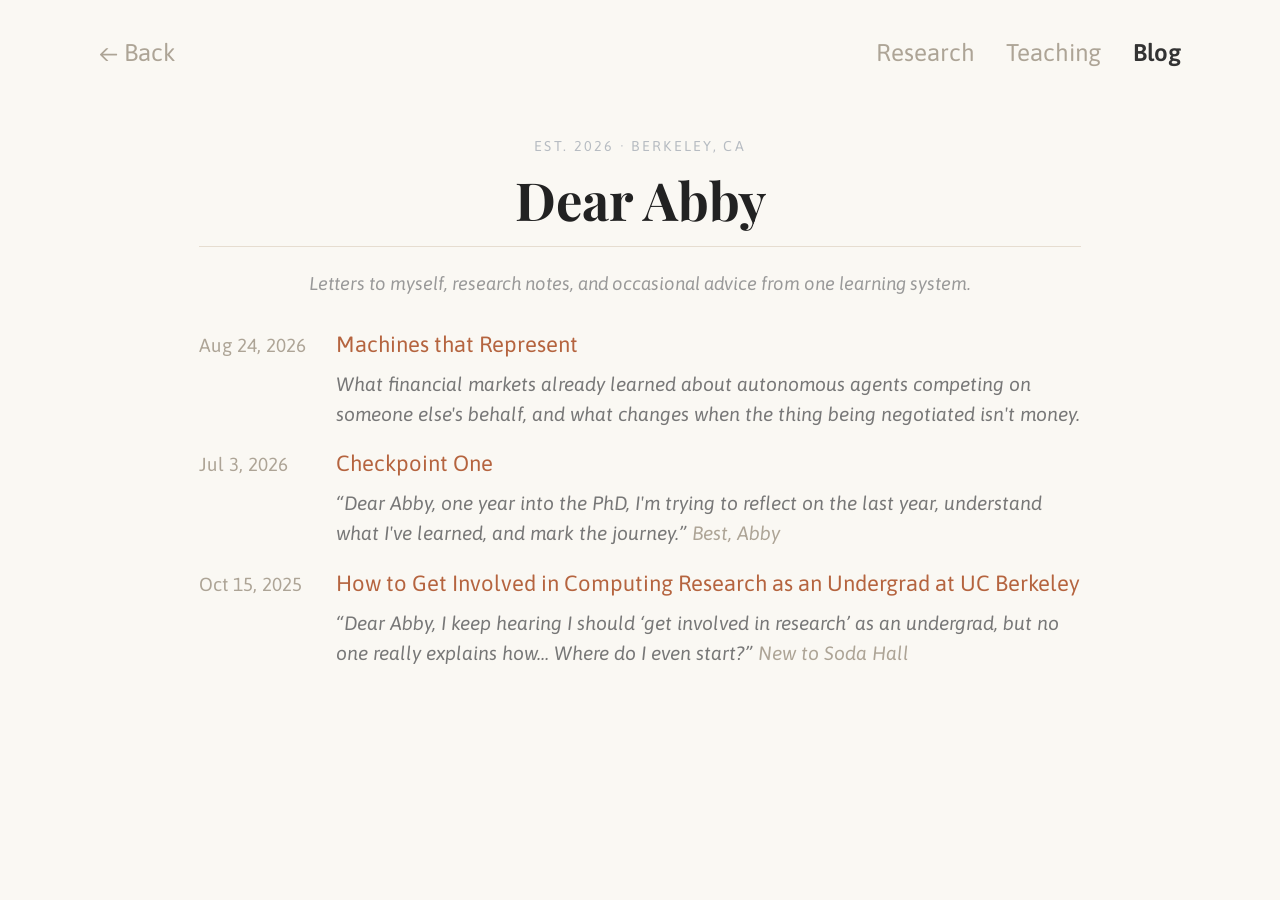
<file: blog.html>
<!DOCTYPE HTML>
<html>
  <head>
    <title>Dear Abby &middot; Abigail O'Neill</title>
    <meta charset="utf-8" />
    <meta name="viewport" content="width=device-width, initial-scale=1" />
    <link rel="icon" href="new_logo2.png" type="image/png" />
    <link rel="shortcut icon" href="new_logo2.png" type="image/png" />

    <!-- Custom Style -->
    <link rel="stylesheet" href="style.css" />

    <!-- Google Font -->
    <link
      href="https://fonts.googleapis.com/css2?family=Asap:wght@400;500;600&family=Playfair+Display:wght@700;900&display=swap"
      rel="stylesheet"
    />

    <!-- Font Awesome -->
    <link
      rel="stylesheet"
      href="https://cdnjs.cloudflare.com/ajax/libs/font-awesome/6.5.0/css/all.min.css"
    />

    <!-- Enable the staggered load reveal before first paint -->
    <script>
      document.documentElement.className += " js-reveal";
    </script>

    <style>
      html {
        scroll-behavior: smooth;
      }
      /* keep short-titled entries from inheriting a wrapped date's row height */
      .blog-date {
        white-space: nowrap;
      }
    </style>
  </head>

  <body id="body" class="blog-page">
    <div id="main">
      <!-- Top navigation -->
      <header id="site-header">
        <a href="index.html" class="back-link">&larr; Back</a>
        <nav id="nav">
          <a href="research.html">Research</a>
          <a href="teaching.html">Teaching</a>
          <a href="blog.html" class="active">Blog</a>
        </nav>
      </header>

      <!-- Dear Abby: an advice column -->
      <section id="blog">
        <p class="masthead-kicker">Est. 2026 &middot; Berkeley, CA</p>
        <h2 class="masthead-title">Dear Abby</h2>
        <p class="masthead-tagline">
          Letters to myself, research notes, and occasional advice from one
          learning system.
        </p>

        <div class="blog-list">
          <!-- Add new posts by copying a .blog-post block below. -->
          <article class="blog-post">
            <p class="blog-date">Aug 24, 2026</p>
            <h3>
              <a href="posts/represented-by-machines.html"
                >Machines that Represent</a
              >
            </h3>
            <p class="blog-teaser">
              What financial markets already learned about autonomous agents
              competing on someone else's behalf, and what changes when the
              thing being negotiated isn't money.
            </p>
          </article>
          <article class="blog-post">
            <p class="blog-date">Jul 3, 2026</p>
            <h3>
              <a href="posts/building-a-research-agent.html"
                >Checkpoint One</a
              >
            </h3>
            <p class="blog-teaser">
              &ldquo;Dear Abby, one year into the PhD, I'm trying to reflect on
              the last year, understand what I've learned, and mark the
              journey.&rdquo;
              <span class="letter-signed">Best, Abby</span>
            </p>
          </article>
          <article class="blog-post">
            <p class="blog-date">Oct 15, 2025</p>
            <h3>
              <a href="posts/undergrad-research-berkeley.html"
                >How to Get Involved in Computing Research as an Undergrad at UC Berkeley</a
              >
            </h3>
            <p class="blog-teaser">
              &ldquo;Dear Abby, I keep hearing I should &lsquo;get involved in
              research&rsquo; as an undergrad, but no one really explains
              how&hellip; Where do I even start?&rdquo;
              <span class="letter-signed">New to Soda Hall</span>
            </p>
          </article>
        </div>
      </section>

      <!-- Footer -->
      <div id="footer"></div>
    </div>

    <script src="reveal.js"></script>
  </body>
</html>
</file>
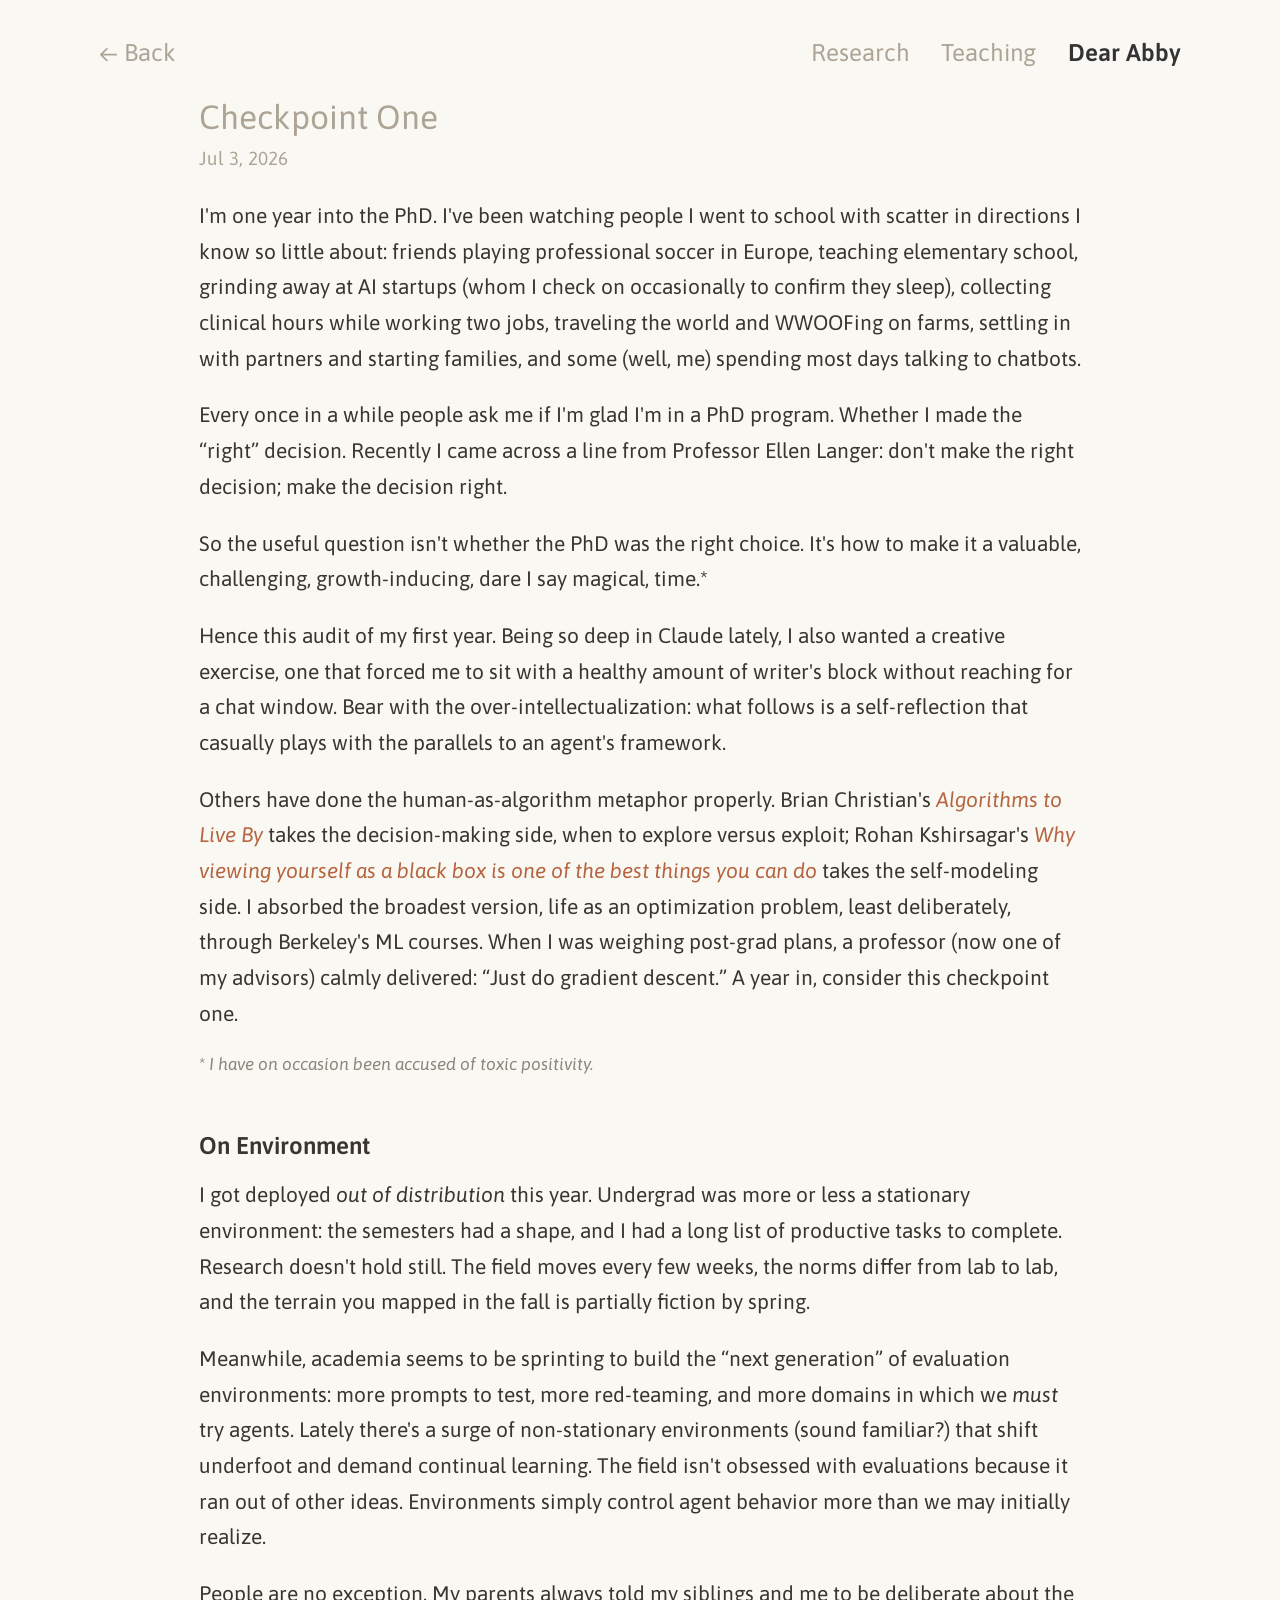
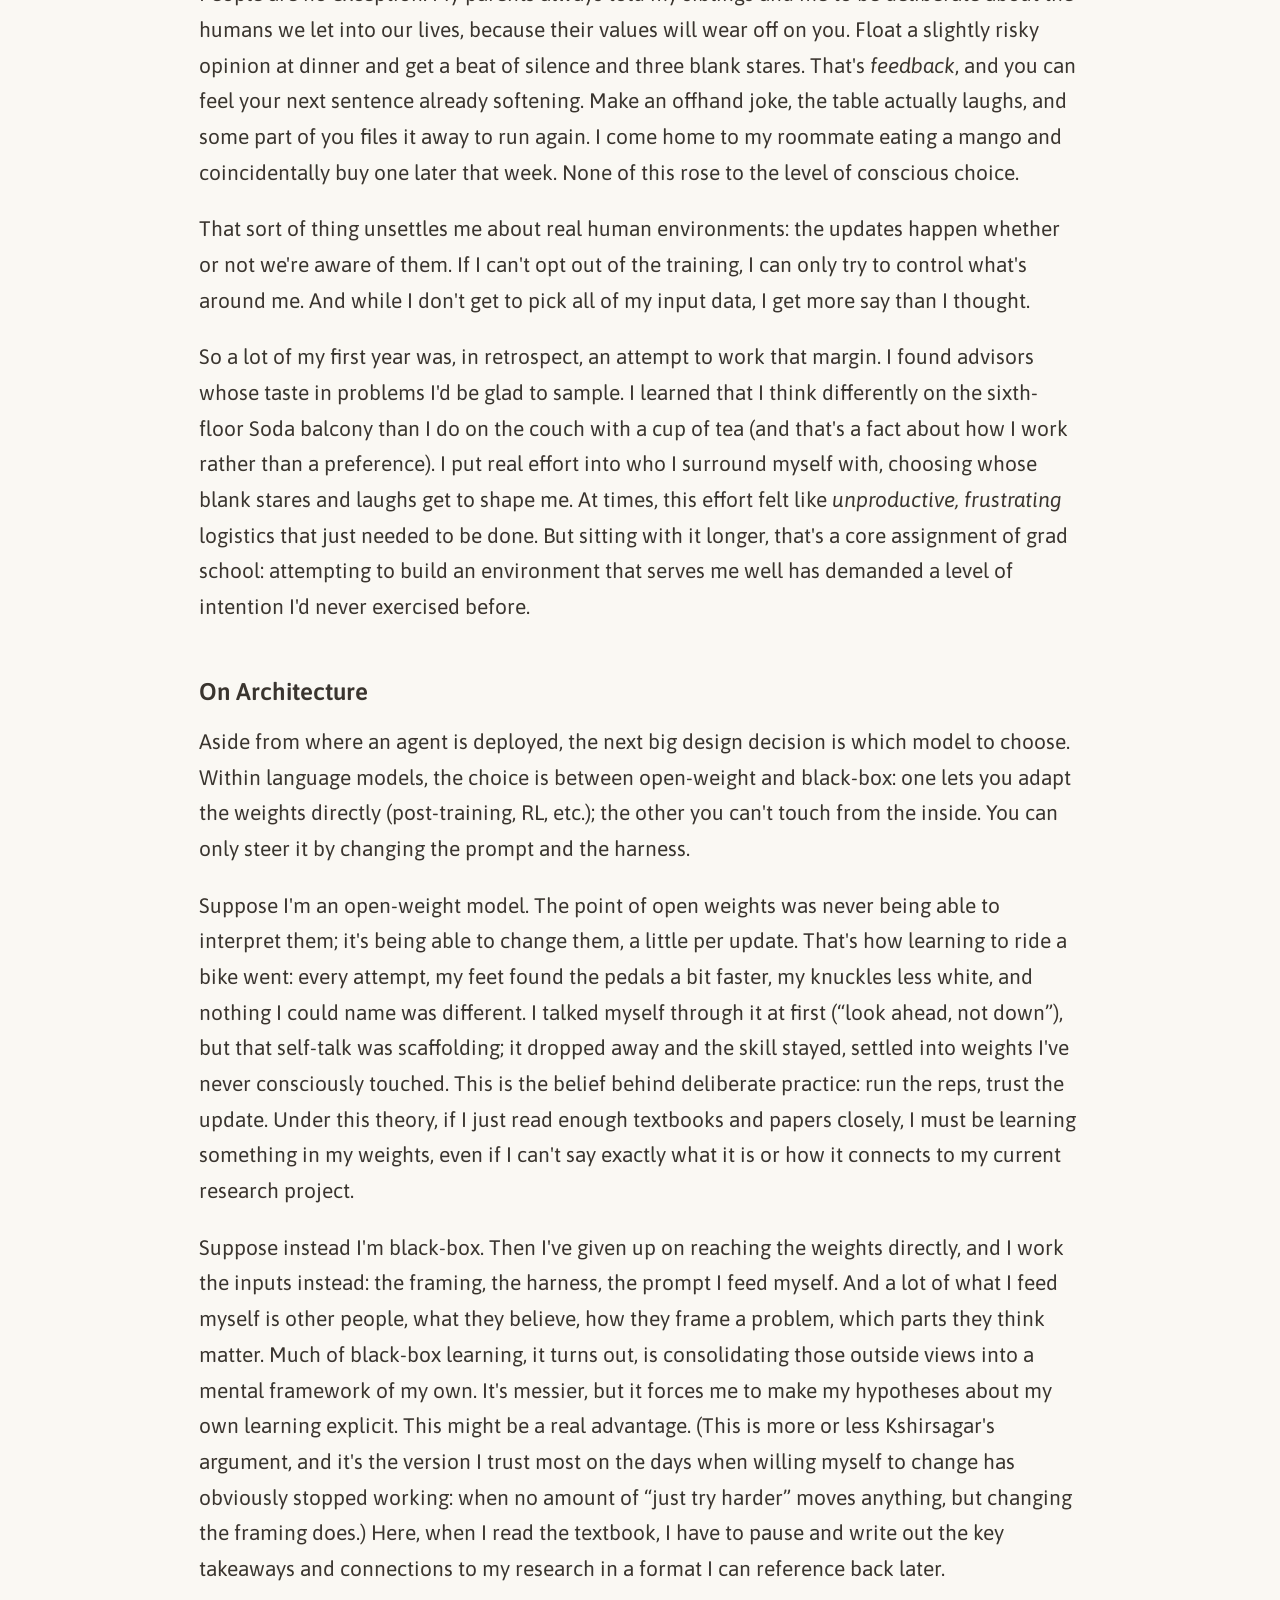
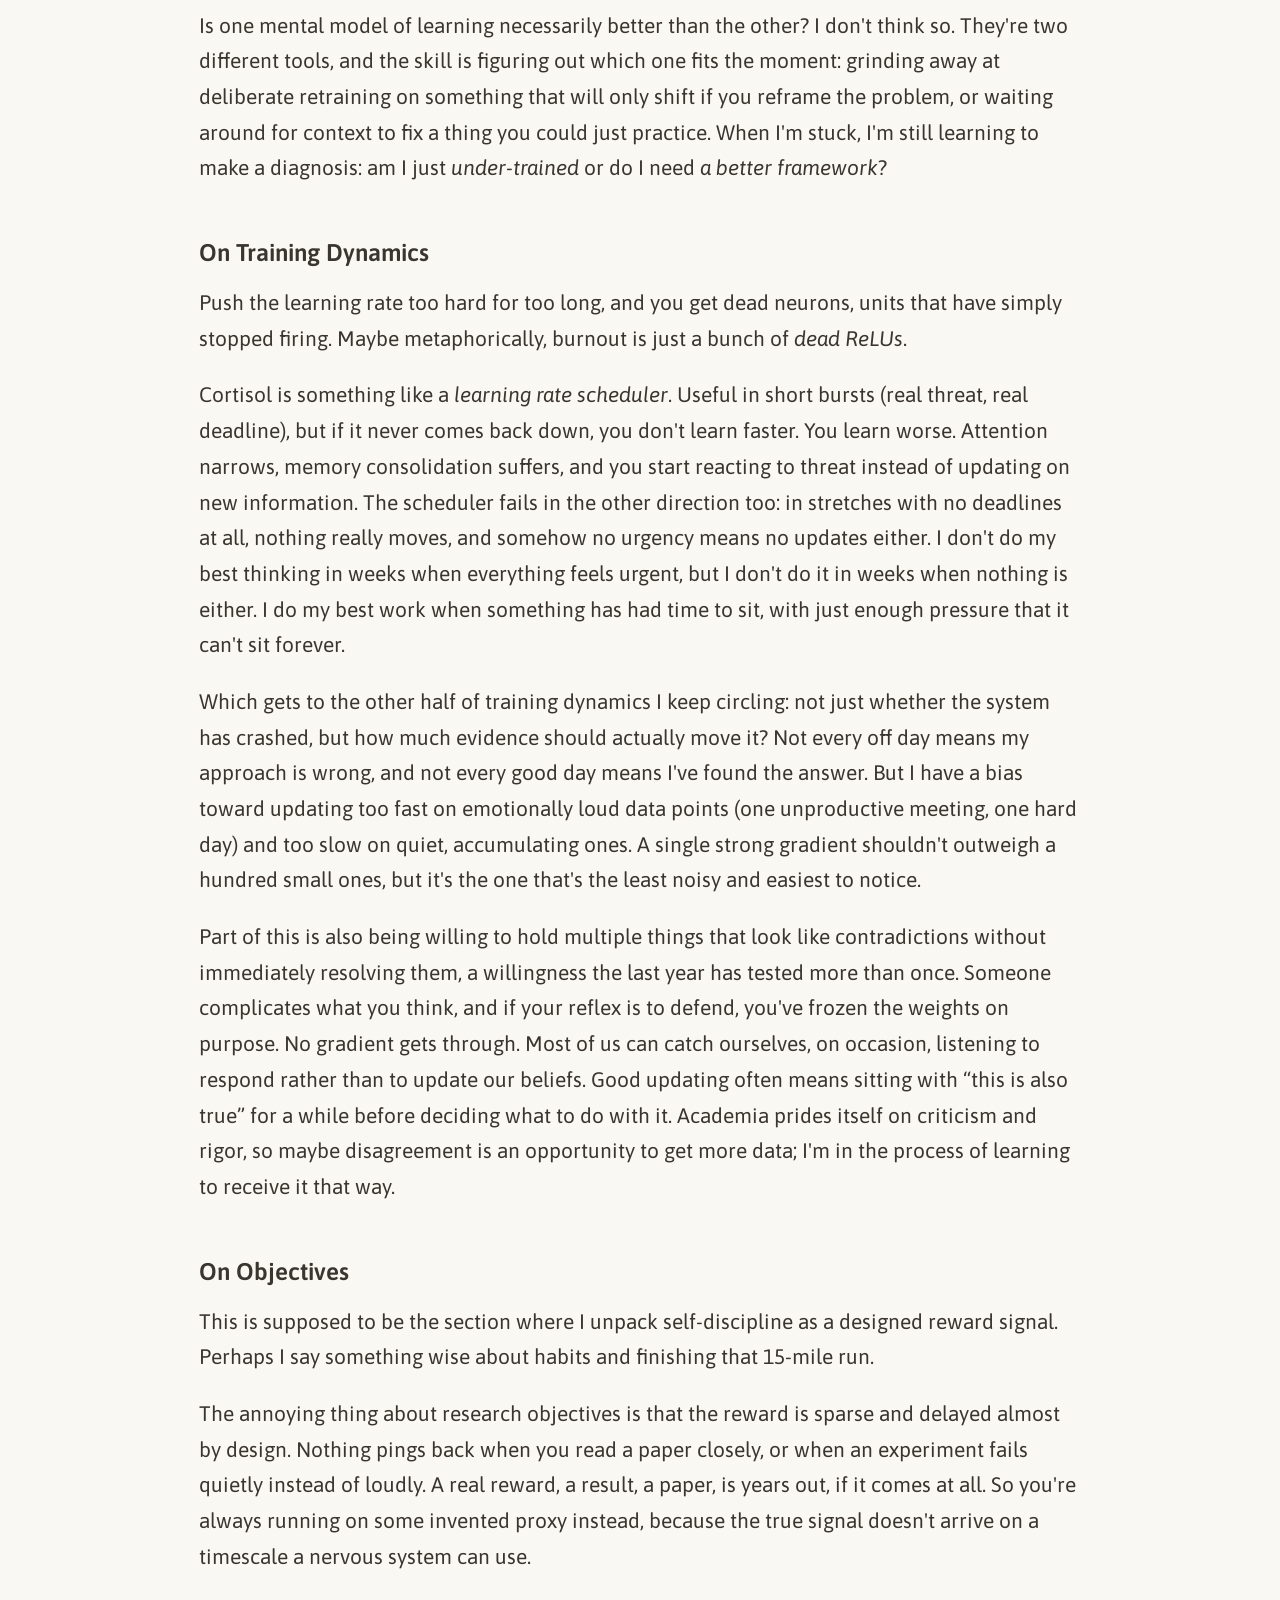
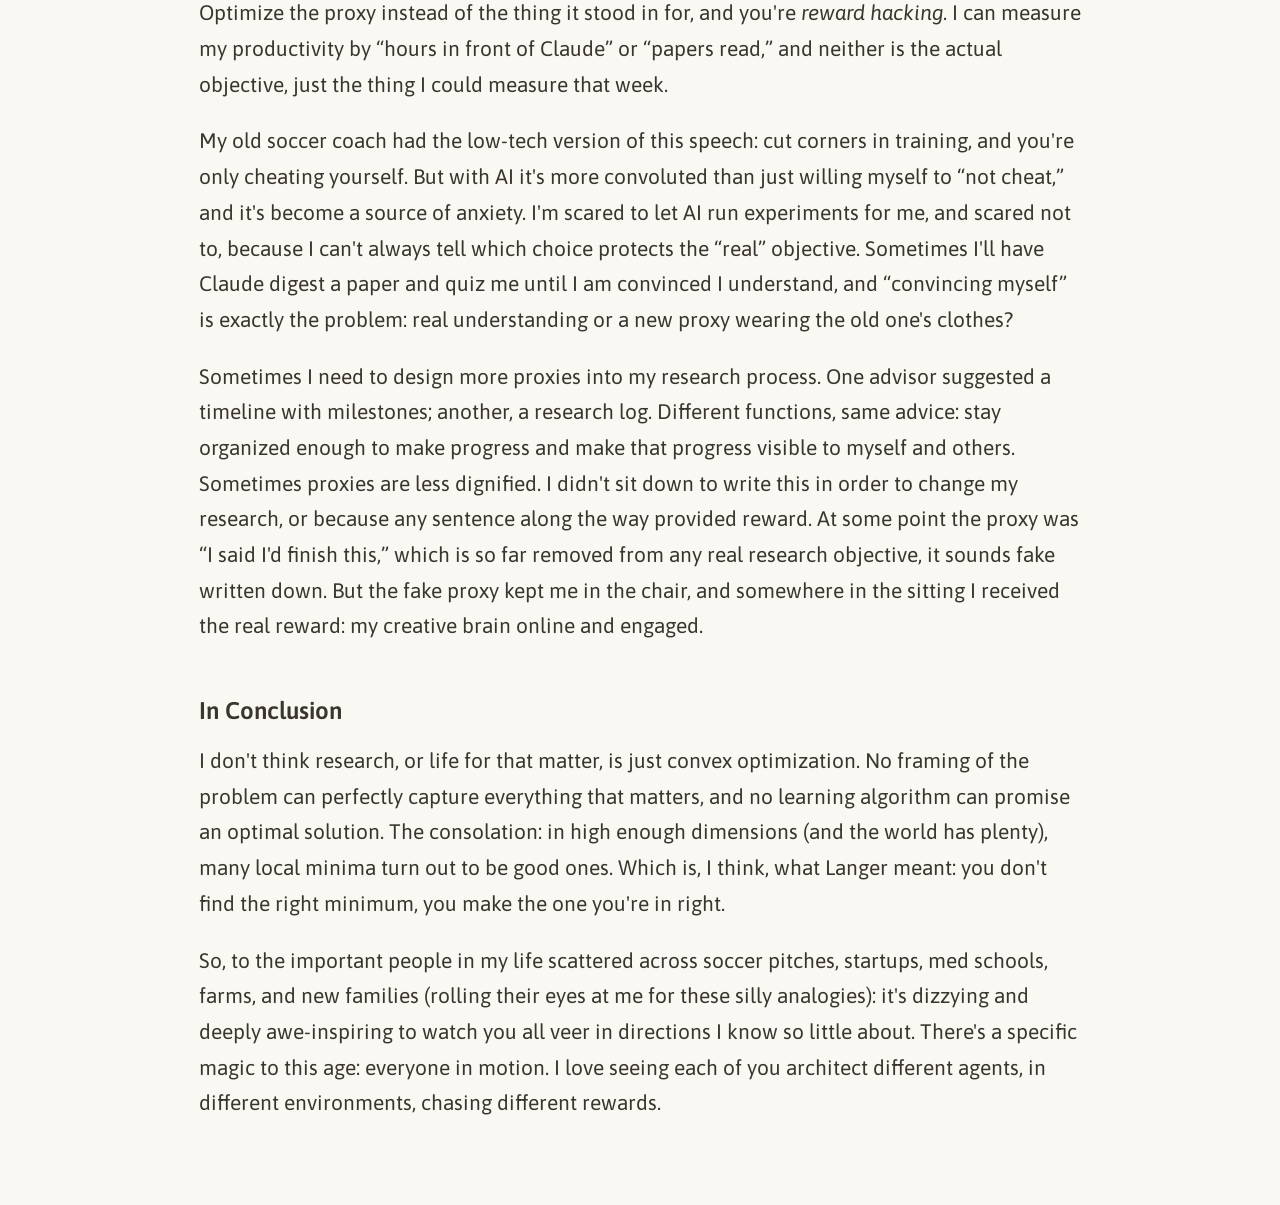
<file: posts/building-a-research-agent.html>
<!DOCTYPE HTML>
<html>
  <head>
    <title>Checkpoint One &middot; Abigail O'Neill</title>
    <meta charset="utf-8" />
    <meta name="viewport" content="width=device-width, initial-scale=1" />
    <link rel="icon" href="../new_logo2.png" type="image/png" />
    <link rel="shortcut icon" href="../new_logo2.png" type="image/png" />

    <!-- Custom Style -->
    <link rel="stylesheet" href="../style.css" />

    <!-- Google Font -->
    <link
      href="https://fonts.googleapis.com/css2?family=Asap:wght@400;500;600&display=swap"
      rel="stylesheet"
    />

    <!-- Font Awesome -->
    <link
      rel="stylesheet"
      href="https://cdnjs.cloudflare.com/ajax/libs/font-awesome/6.5.0/css/all.min.css"
    />

    <!-- Enable the staggered load reveal before first paint -->
    <script>
      document.documentElement.className += " js-reveal";
    </script>

    <style>
      html {
        scroll-behavior: smooth;
      }
    </style>
  </head>

  <body id="body" class="blog-page">
    <div id="main">
      <!-- Top navigation -->
      <header id="site-header">
        <a href="../blog.html" class="back-link">&larr; Back</a>
        <nav id="nav">
          <a href="../research.html">Research</a>
          <a href="../teaching.html">Teaching</a>
          <a href="../blog.html" class="active">Dear Abby</a>
        </nav>
      </header>

      <!-- Post -->
      <article class="post">
        <h2>Checkpoint One</h2>
        <p class="blog-date">Jul 3, 2026</p>

        <div class="post-body">
          <p>
            I'm one year into the PhD. I've been watching people I went to
            school with scatter in directions I know so little about: friends
            playing professional soccer in Europe, teaching elementary school,
            grinding away at AI startups (whom I check on occasionally to
            confirm they sleep), collecting clinical hours while working two
            jobs, traveling the world and WWOOFing on farms, settling in with
            partners and starting families, and some (well, me) spending most
            days talking to chatbots.
          </p>
          <p>
            Every once in a while people ask me if I'm glad I'm in a PhD
            program. Whether I made the &ldquo;right&rdquo; decision. Recently I
            came across a line from Professor Ellen Langer: don't make the
            right decision; make the decision right.
          </p>
          <p>
            So the useful question isn't whether the PhD was the right choice.
            It's how to make it a valuable, challenging, growth-inducing, dare
            I say magical, time.<sup>*</sup>
          </p>
          <p>
            Hence this audit of my first year. Being so deep in Claude lately,
            I also wanted a creative exercise, one that forced me to sit with a
            healthy amount of writer's block without reaching for a chat window.
            Bear with the over-intellectualization: what follows is a
            self-reflection that casually plays with the parallels to an agent's
            framework.
          </p>
          <p>
            Others have done the human-as-algorithm metaphor properly. Brian
            Christian's
            <a href="https://brianchristian.org/algorithms-to-live-by/" target="_blank"
              ><i>Algorithms to Live By</i></a
            >
            takes the decision-making side, when to explore versus exploit;
            Rohan Kshirsagar's
            <a
              href="https://medium.com/hackernoon/why-viewing-yourself-as-a-black-box-is-the-one-of-the-best-things-you-can-do-e23e19142dad"
              target="_blank"
              ><i>Why viewing yourself as a black box is one of the best
              things you can do</i></a
            >
            takes the self-modeling side. I absorbed the broadest version, life
            as an optimization problem, least deliberately, through Berkeley's
            ML courses. When I was weighing post-grad plans, a professor (now
            one of my advisors) calmly delivered: &ldquo;Just do gradient
            descent.&rdquo; A year in, consider this checkpoint one.
          </p>

          <p class="post-footnote">
            <sup>*</sup> I have on occasion been accused of toxic positivity.
          </p>

          <h3>On Environment</h3>
          <p>
            I got deployed <i>out of distribution</i> this year. Undergrad was more or
            less a stationary environment: the semesters had a shape, and I had
            a long list of productive tasks to complete. Research doesn't hold
            still. The field moves every few weeks, the norms differ from lab
            to lab, and the terrain you mapped in the fall is partially fiction
            by spring.
          </p>
          <p>
            Meanwhile, academia seems to be sprinting to build the &ldquo;next
            generation&rdquo; of evaluation environments: more prompts to test,
            more red-teaming, and more domains in which we <i>must</i> try agents.
            Lately there's a surge of non-stationary environments (sound
            familiar?) that shift underfoot and demand continual learning. The
            field isn't obsessed with evaluations because it ran out of other
            ideas. Environments simply control agent behavior more than we may
            initially realize.
          </p>
          <p>
            People are no exception. My parents always told my siblings and
            me to be deliberate about the humans we let into our lives,
            because their values will wear off on you. Float a slightly
            risky opinion at dinner and get a beat of silence
            and three blank stares. That's <i>feedback</i>, and you can feel your next
            sentence already softening. Make an offhand joke, the table
            actually laughs, and some part of you files it away to run again. I
            come home to my roommate eating a mango and coincidentally buy one
            later that week. None of this rose to the level of conscious
            choice.
          </p>
          <p>
            That sort of thing unsettles me about real human environments: the
            updates happen whether or not we're aware of them. If I can't opt
            out of the training, I can only try to control what's around me.
            And while I don't get to pick all of my input data, I get more say
            than I thought.
          </p>
          <p>
            So a lot of my first year was, in retrospect, an attempt to work
            that margin. I found advisors whose taste in problems I'd be glad
            to sample. I learned that I think differently on the sixth-floor
            Soda balcony than I do on the couch with a cup of tea (and that's a
            fact about how I work rather than a preference).             I put real effort
            into who I surround myself with, choosing whose blank stares and
            laughs get to shape me. At times,
            this effort felt like <i>unproductive, frustrating</i> logistics
            that just needed to be done. But sitting
            with it longer, that's a core assignment of grad school: attempting
            to build an environment that serves me well has demanded a level of
            intention I'd never exercised before.
          </p>

          <h3>On Architecture</h3>
          <p>
            Aside from where an agent is deployed, the next big design decision
            is which model to choose. Within language models, the choice is
            between open-weight and black-box: one lets you adapt the weights
            directly (post-training, RL, etc.); the other you can't touch from
            the inside. You can only steer it by changing the prompt and the
            harness.
          </p>
          <p>
            Suppose I'm an open-weight model. The point of open weights was
            never being able to interpret them; it's being able to change them,
            a little per update. That's how learning to ride a bike went: every
            attempt, my feet found the pedals a bit faster, my knuckles less
            white, and nothing I could name was different. I talked myself
            through it at first (&ldquo;look ahead, not down&rdquo;), but that
            self-talk was scaffolding; it dropped away and the skill stayed,
            settled into weights I've never consciously touched. This is the
            belief behind deliberate practice: run the reps, trust the update.
            Under this theory, if I just read enough textbooks and papers
            closely, I must be learning something in my weights, even if I
            can't say exactly what it is or how it connects to my current
            research project.
          </p>
          <p>
            Suppose instead I'm black-box. Then I've given up on reaching the
            weights directly, and I work the inputs instead: the framing, the
            harness, the prompt I feed myself. And a lot of what I feed myself
            is other people, what they believe, how they frame a problem, which
            parts they think matter. Much of black-box learning, it turns out,
            is consolidating those outside views into a mental framework of my
            own. It's messier, but it forces me to make my hypotheses about my
            own learning explicit. This might
            be a real advantage. (This is
            more or less Kshirsagar's argument, and it's the version I trust
            most on the days when willing myself to change has obviously
            stopped working: when no amount of &ldquo;just try harder&rdquo;
            moves anything, but changing the framing does.) Here, when I read
            the textbook, I have to pause and write out the key takeaways and
            connections to my research in a format I can reference back later.
          </p>
          <p>
            Is one mental model of learning necessarily better than the other?
            I don't think so. They're two different tools, and the skill is
            figuring out which one fits the moment: grinding away at deliberate
            retraining on something that will only shift if you reframe the
            problem, or waiting around for context to fix a thing you could just
            practice. When I'm stuck, I'm still learning to make a diagnosis: am I just
            <i>under-trained</i> or do I need <i>a better framework</i>?
          </p>

          <h3>On Training Dynamics</h3>
          <p>
            Push the learning rate too hard for too long, and you get dead
            neurons, units that have simply stopped firing. Maybe
            metaphorically, burnout is just a bunch of <i>dead ReLUs</i>.
          </p>
          <p>
            Cortisol is something like a <i>learning rate scheduler</i>. Useful in
            short bursts (real threat, real deadline), but if it never comes
            back down, you don't learn faster. You learn worse. Attention
            narrows, memory consolidation suffers, and you start reacting to
            threat instead of updating on new information. The scheduler fails
            in the other direction too: in stretches with no deadlines at all,
            nothing really moves, and somehow no urgency means no updates
            either. I don't do my best thinking in weeks when everything feels
            urgent, but I don't do it in weeks when nothing is either. I do my
            best work when something has had time to sit, with just enough
            pressure that it can't sit forever.
          </p>
          <p>
            Which gets to the other half of training dynamics I keep circling:
            not just whether the system has crashed, but how much evidence
            should actually move it? Not every off day means my approach is
            wrong, and not every good day means I've found the answer. But I
            have a bias toward updating too fast on emotionally loud data points
            (one unproductive meeting, one hard day) and too slow on quiet,
            accumulating ones. A single strong gradient shouldn't outweigh a
            hundred small ones, but it's the one that's the least noisy and
            easiest to notice.
          </p>
          <p>
            Part of this is also being willing to hold multiple things that
            look like contradictions without immediately resolving them, a
            willingness the last year has tested more than once. Someone
            complicates what you think, and if your reflex is to defend, you've
            frozen the weights on purpose. No gradient gets through. Most of us
            can catch ourselves, on occasion, listening to respond rather than
            to update our beliefs. Good updating often means sitting with
            &ldquo;this is also true&rdquo; for a while before deciding what to
            do with it. Academia prides itself on criticism and rigor, so maybe
            disagreement is an opportunity to get more data; I'm in the process
            of learning to receive it that way.
          </p>

          <h3>On Objectives</h3>
          <p>
            This is supposed to be the section where I unpack self-discipline
            as a designed reward signal. Perhaps I say something wise about
            habits and finishing that 15-mile run.
          </p>
          <p>
            The annoying thing about research objectives is that the reward is
            sparse and delayed almost by design. Nothing pings back when you
            read a paper closely, or when an experiment fails quietly instead
            of loudly. A real reward, a result, a paper, is years out, if it
            comes at all. So you're always running on some invented proxy
            instead, because the true signal doesn't arrive on a timescale a
            nervous system can use.
          </p>
          <p>
            Optimize the proxy instead of the thing it stood in for, and you're
            <i>reward hacking</i>. I can measure my productivity by &ldquo;hours in
            front of Claude&rdquo; or &ldquo;papers read,&rdquo; and neither is
            the actual objective, just the thing I could measure that week.
          </p>
          <p>
            My old soccer coach had the low-tech version of this speech: cut
            corners in training, and you're only cheating yourself. But with AI
            it's more convoluted than just willing myself to &ldquo;not
            cheat,&rdquo; and it's become a source of anxiety. I'm scared to
            let AI run experiments for me, and scared not to, because I can't
            always tell which choice protects the &ldquo;real&rdquo; objective.
            Sometimes I'll have Claude digest a paper and quiz me until I am
            convinced I understand, and &ldquo;convincing myself&rdquo; is
            exactly the problem: real understanding or a new proxy wearing the
            old one's clothes?
          </p>
          <p>
            Sometimes I need to design more proxies into my research process.
            One advisor suggested a timeline with milestones; another, a
            research log. Different functions, same advice: stay organized
            enough to make progress and make that progress visible to myself
            and others. Sometimes proxies are less dignified. I didn't sit down
            to write this in order to change my research, or because any
            sentence along the way provided reward. At some point the proxy was
            &ldquo;I said I'd finish this,&rdquo; which is so far removed from
            any real research objective, it sounds fake written down. But the
            fake proxy kept me in the chair, and somewhere in the sitting I
            received the real reward: my creative brain online and engaged.
          </p>

          <h3>In Conclusion</h3>
          <p>
            I don't think research, or life for that matter, is just convex
            optimization. No framing of the problem can perfectly capture
            everything that matters, and no learning algorithm can promise an
            optimal solution. The consolation: in high enough dimensions (and
            the world has plenty), many local minima turn out to be good ones.
            Which is, I think, what Langer meant: you don't find the right
            minimum, you make the one you're in right.
          </p>
          <p>
            So, to the important people in my life scattered across soccer
            pitches, startups, med schools, farms, and new families (rolling
            their eyes at me for these silly analogies): it's dizzying and
            deeply awe-inspiring to watch you all veer in directions I know so
            little about. There's a specific magic to this age: everyone in
            motion. I love seeing each of you architect different agents, in
            different environments, chasing different rewards.
          </p>
        </div>
      </article>

      <!-- Footer -->
      <div id="footer"></div>
    </div>

    <script src="../reveal.js"></script>
  </body>
</html>
</file>
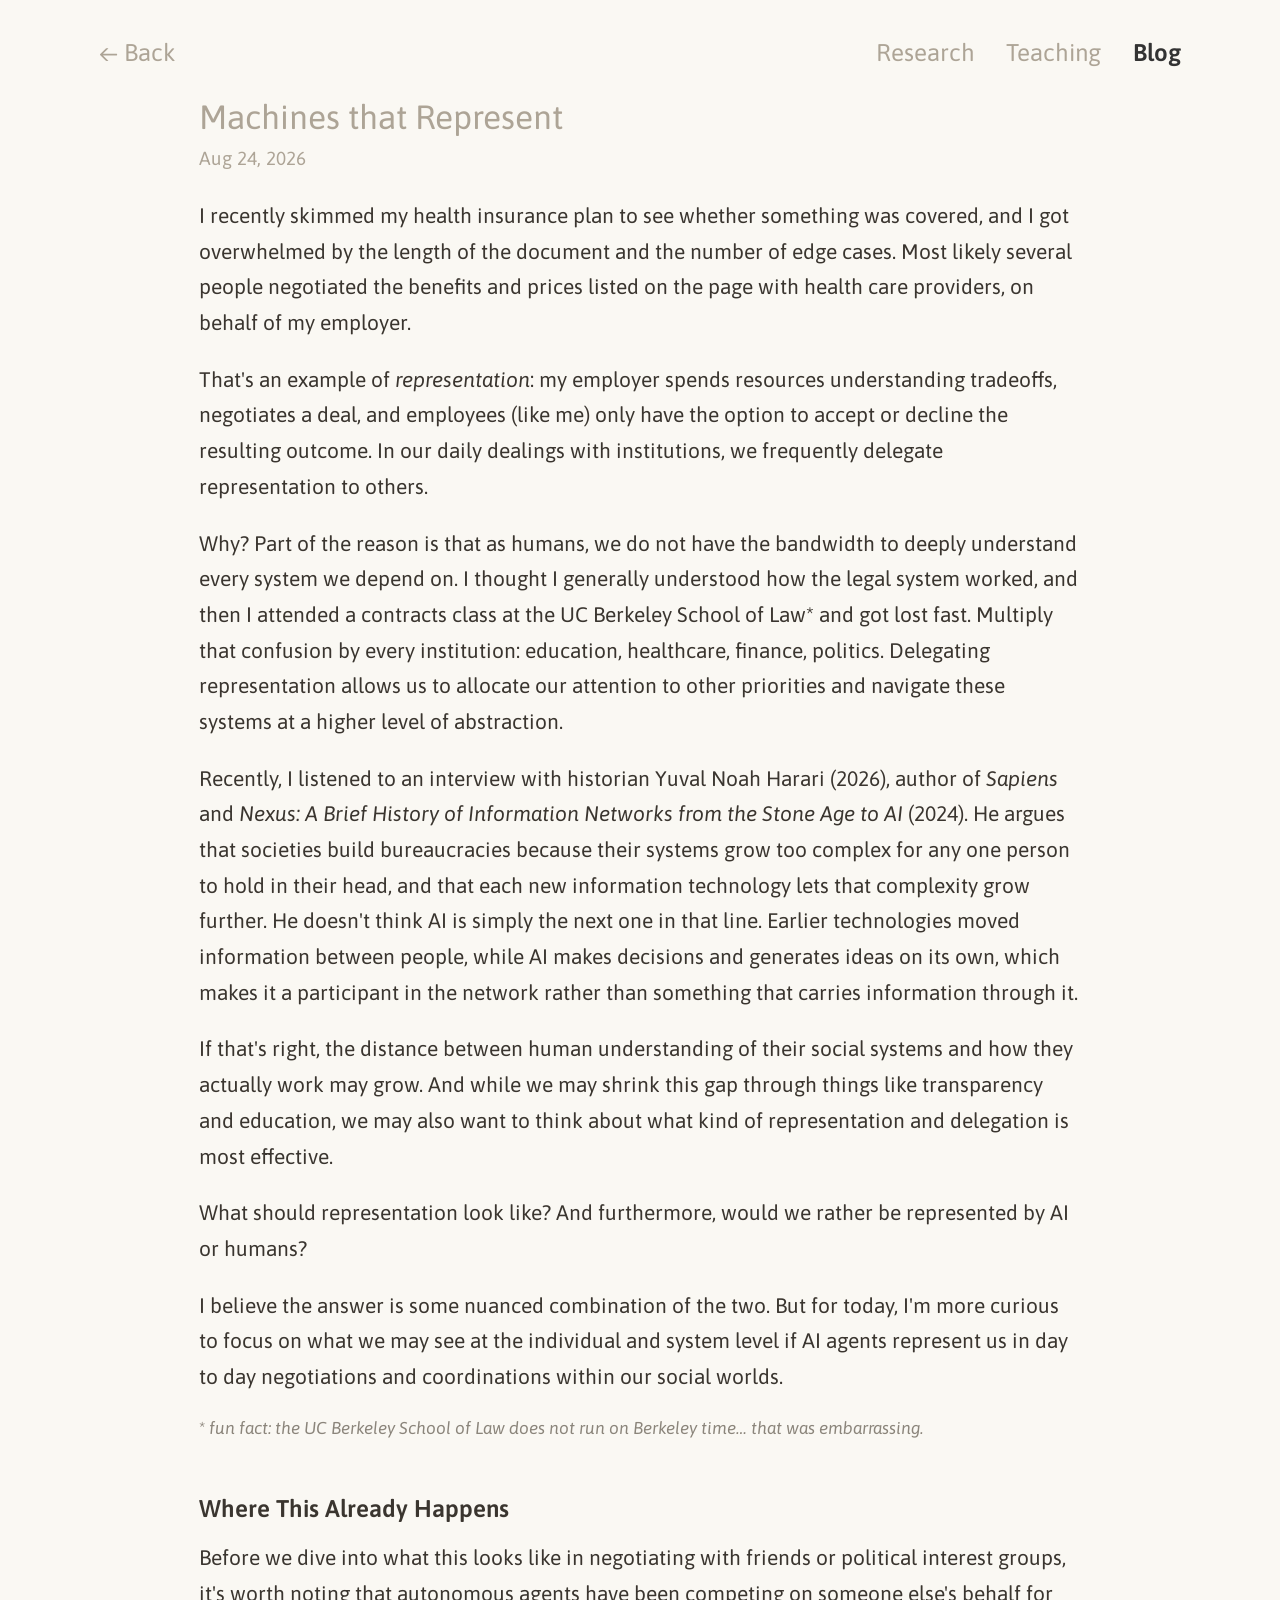
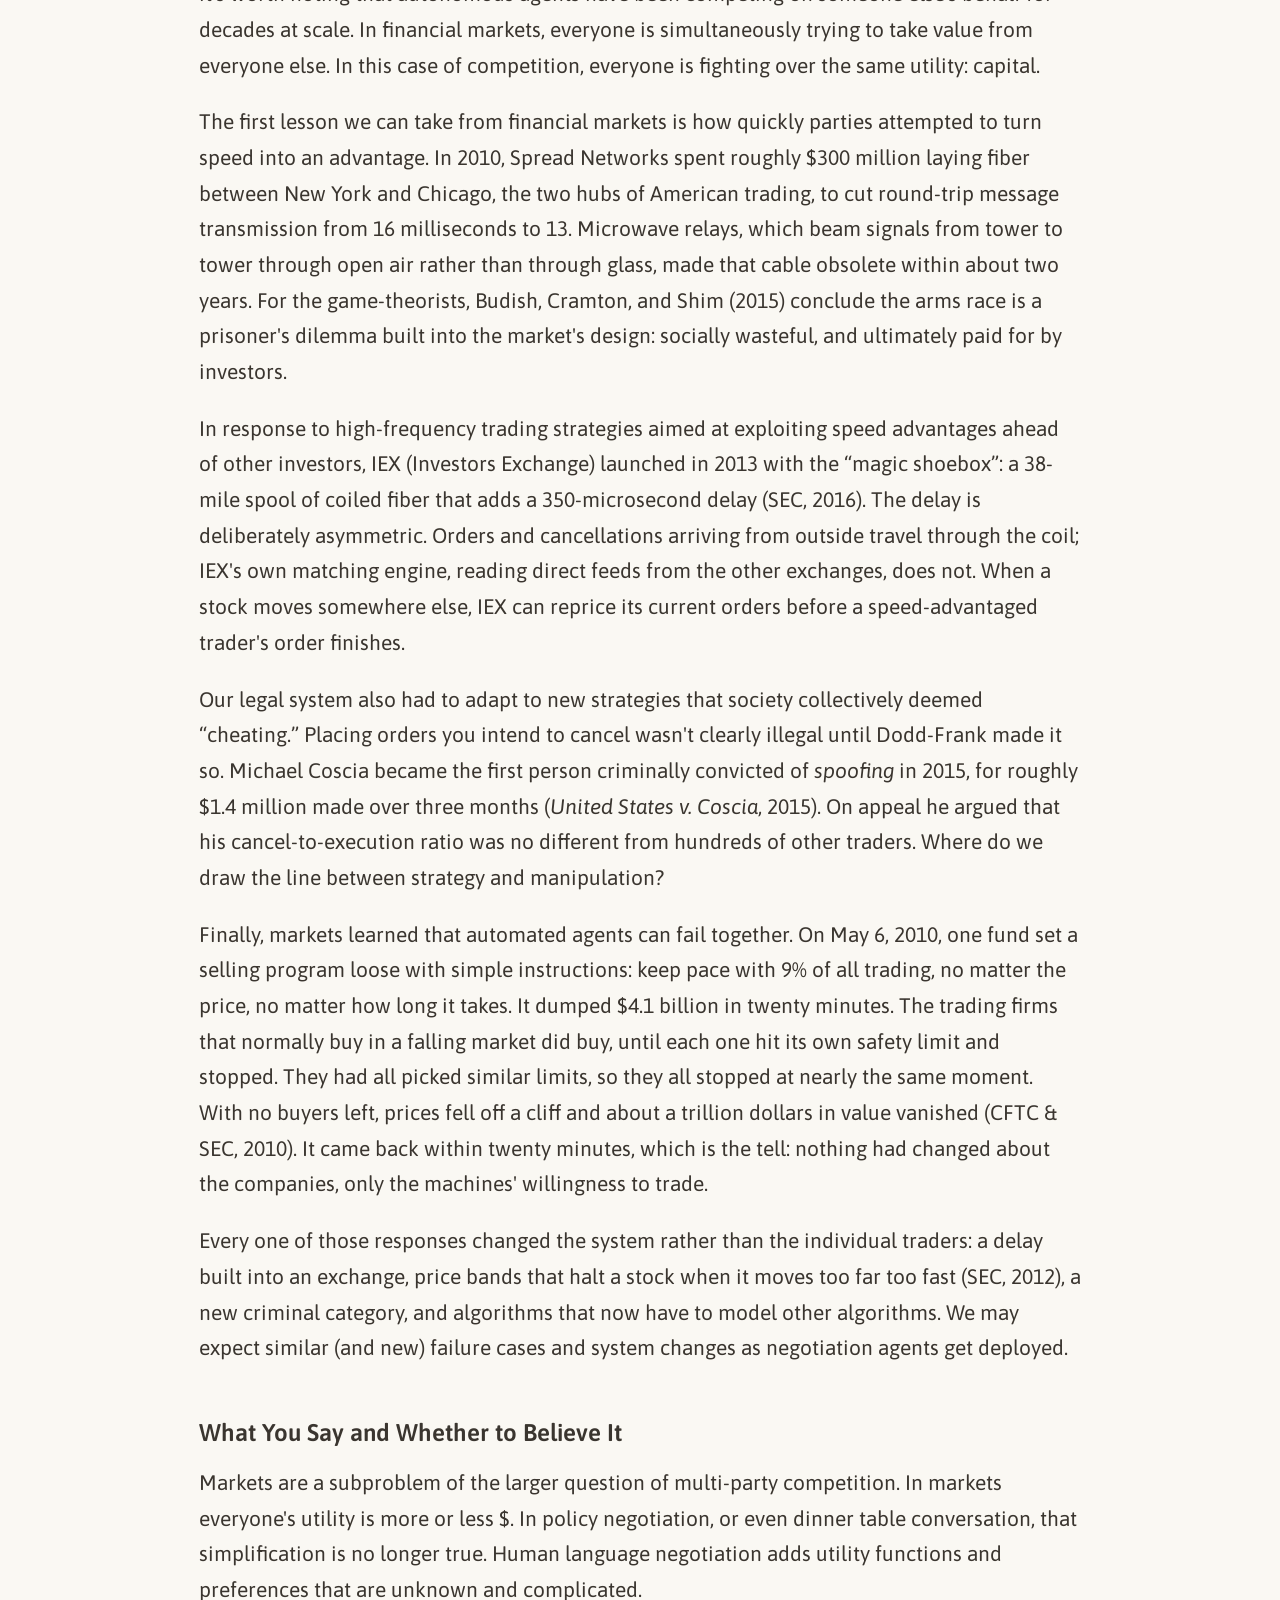
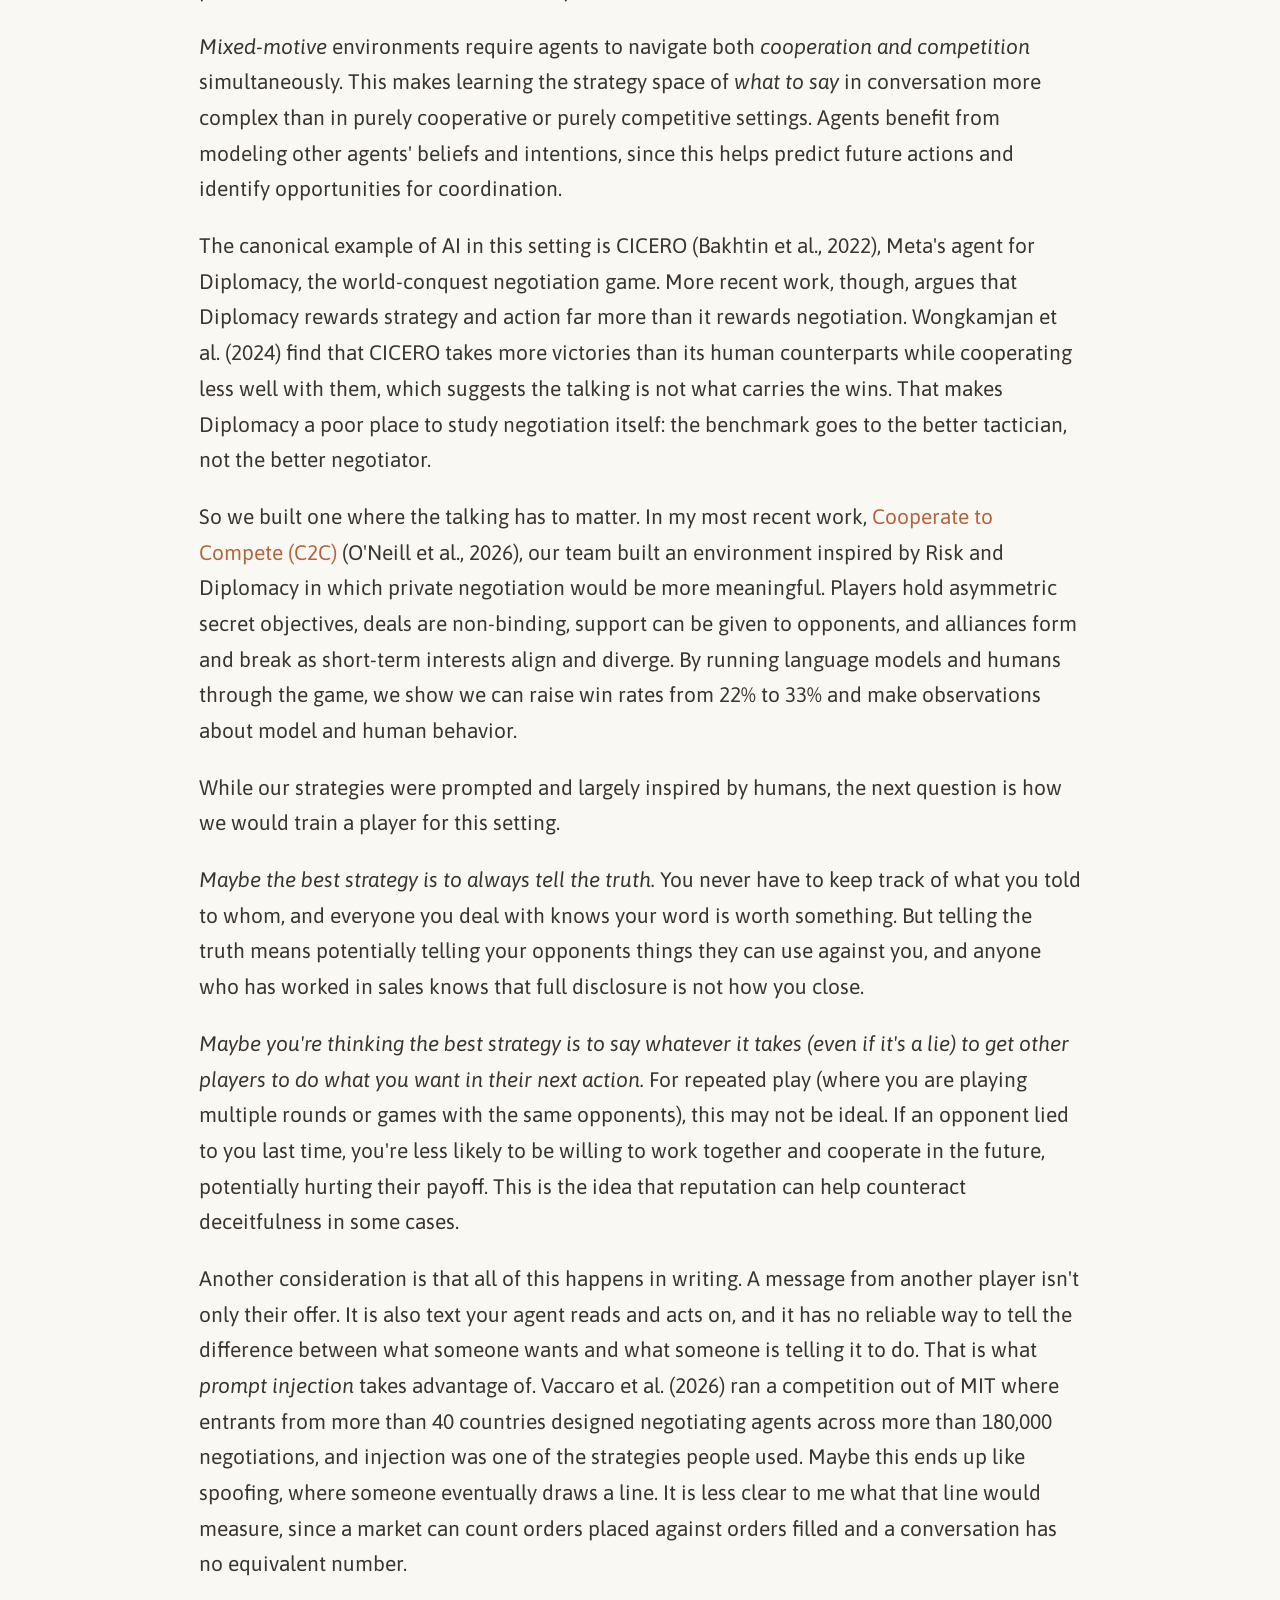
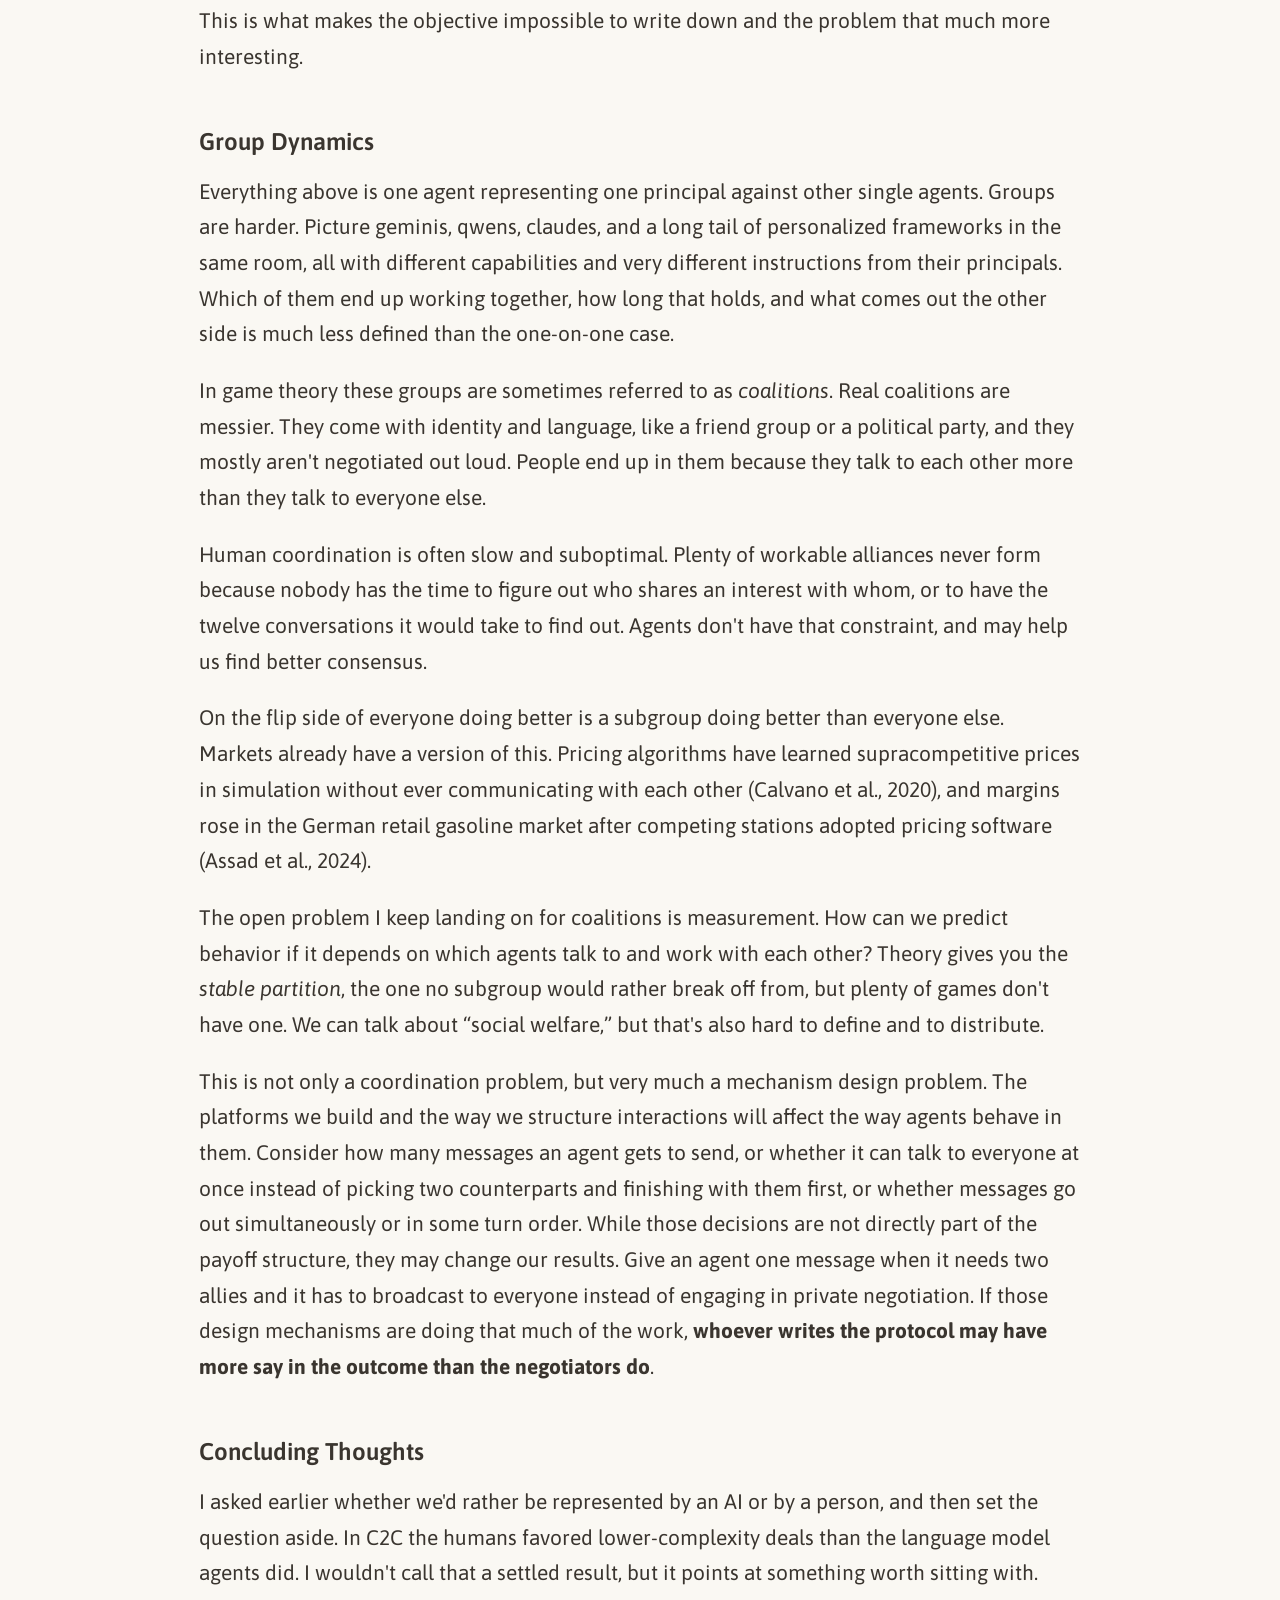
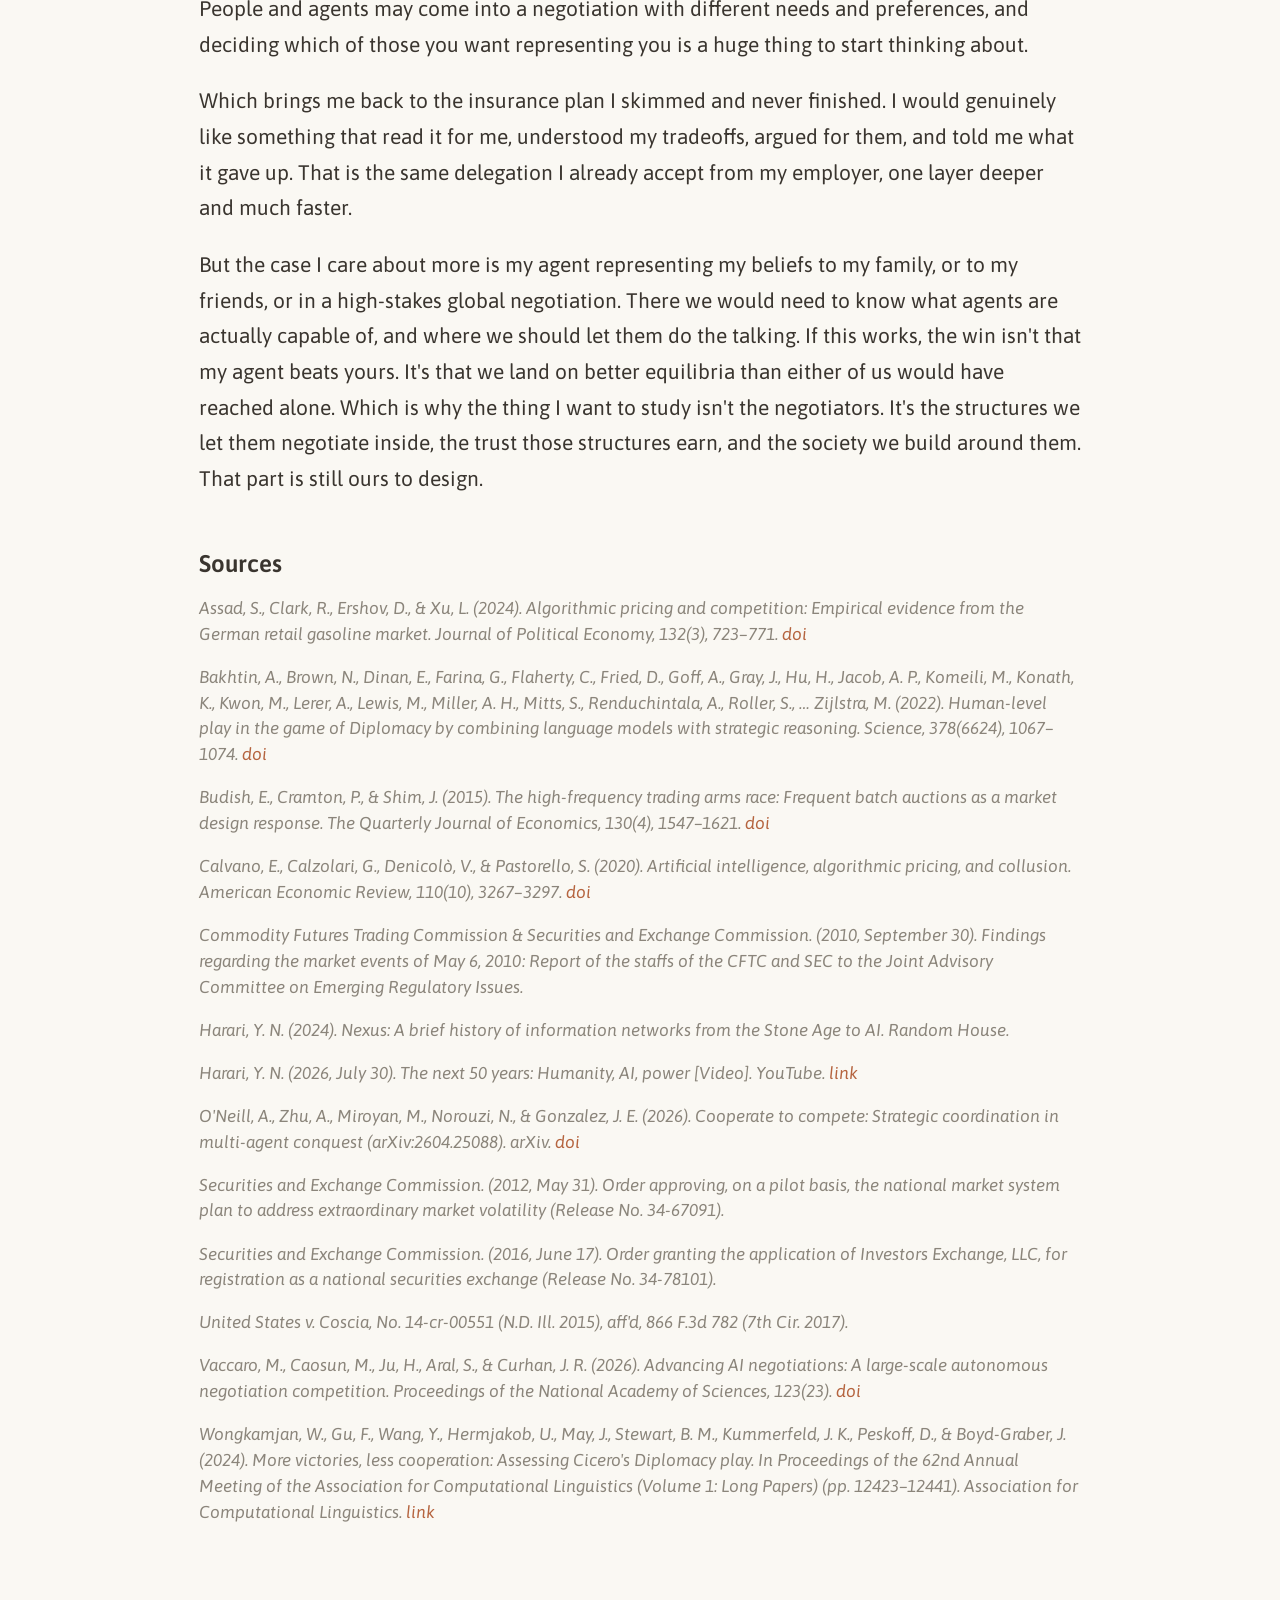
<file: posts/represented-by-machines.html>
<!DOCTYPE HTML>
<html>
  <head>
    <title>Machines that Represent &middot; Abigail O'Neill</title>
    <meta charset="utf-8" />
    <meta name="viewport" content="width=device-width, initial-scale=1" />
    <link rel="icon" href="../new_logo2.png" type="image/png" />
    <link rel="shortcut icon" href="../new_logo2.png" type="image/png" />

    <!-- Custom Style -->
    <link rel="stylesheet" href="../style.css" />

    <!-- Google Font -->
    <link
      href="https://fonts.googleapis.com/css2?family=Asap:wght@400;500;600&display=swap"
      rel="stylesheet"
    />

    <!-- Font Awesome -->
    <link
      rel="stylesheet"
      href="https://cdnjs.cloudflare.com/ajax/libs/font-awesome/6.5.0/css/all.min.css"
    />

    <!-- Enable the staggered load reveal before first paint -->
    <script>
      document.documentElement.className += " js-reveal";
    </script>

    <style>
      html {
        scroll-behavior: smooth;
      }
    </style>
  </head>

  <body id="body" class="blog-page">
    <div id="main">
      <!-- Top navigation -->
      <header id="site-header">
        <a href="../blog.html" class="back-link">&larr; Back</a>
        <nav id="nav">
          <a href="../research.html">Research</a>
          <a href="../teaching.html">Teaching</a>
          <a href="../blog.html" class="active">Blog</a>
        </nav>
      </header>

      <!-- Post -->
      <article class="post">
        <h2>Machines that Represent</h2>
        <p class="blog-date">Aug 24, 2026</p>

        <div class="post-body">
          <p>
            I recently skimmed my health insurance plan to see whether
            something was covered, and I got overwhelmed by the length of the
            document and the number of edge cases. Most likely several people
            negotiated the benefits and prices listed on the page with health
            care providers, on behalf of my employer.
          </p>
          <p>
            That's an example of <i>representation</i>: my employer spends resources
            understanding tradeoffs, negotiates a deal, and employees (like me)
            only have the option to accept or decline the resulting outcome. In
            our daily dealings with institutions, we frequently delegate
            representation to others.
          </p>
          <p>
            Why? Part of the reason is that as humans, we do not have the
            bandwidth to deeply understand every system we depend on. I thought
            I generally understood how the legal system worked, and then I
            attended a contracts class at the UC Berkeley School of
            Law<sup>*</sup> and got lost fast.
            Multiply that confusion by every institution: education,
            healthcare, finance, politics. Delegating representation
            allows us to allocate our attention to other priorities and
            navigate these systems at a higher level of abstraction.
          </p>
          <p>
            Recently, I listened to an interview with historian Yuval Noah
            Harari (2026), author of <i>Sapiens</i> and
            <i>Nexus: A Brief History of Information Networks from the Stone
            Age to AI</i> (2024). He argues that societies build bureaucracies
            because their systems grow too complex for any one person to hold
            in their head, and that each new information technology lets that
            complexity grow further. He doesn't think AI is simply the next one
            in that line. Earlier technologies moved information between
            people, while AI makes decisions and generates ideas on its own,
            which makes it a participant in the network rather than something
            that carries information through it.
          </p>
          <p>
            If that's right, the distance between human understanding of their
            social systems and how they actually work may grow. And while we
            may shrink this gap through things like transparency and education,
            we may also want to think about what kind of representation and
            delegation is most effective.
          </p>
          <p>
            What should representation look like? And furthermore, would we
            rather be represented by AI or humans?
          </p>
          <p>
            I believe the answer is some nuanced combination of the two. But
            for today, I'm more curious to focus on what we may see at the
            individual and system level if AI agents represent us in day to day
            negotiations and coordinations within our social worlds.
          </p>

          <p class="post-footnote">
            <sup>*</sup> fun fact: the UC Berkeley School of Law does not run
            on Berkeley time&hellip; that was embarrassing.
          </p>

          <h3>Where This Already Happens</h3>
          <p>
            Before we dive into what this looks like in negotiating with
            friends or political interest groups, it's worth noting that
            autonomous agents have been competing on someone else's behalf for
            decades at scale. In financial markets, everyone is simultaneously
            trying to take value from everyone else. In this case of
            competition, everyone is fighting over the same utility: capital.
          </p>
          <p>
            The first lesson we can take from financial markets is how quickly
            parties attempted to turn speed into an advantage. In 2010, Spread
            Networks spent roughly $300 million laying fiber between New York
            and Chicago, the two hubs of American trading, to cut round-trip
            message transmission from 16 milliseconds to 13. Microwave relays,
            which beam signals from tower to tower through open air rather than
            through glass, made that cable obsolete within about two years. For
            the game-theorists, Budish, Cramton, and Shim (2015) conclude the
            arms race is a prisoner's dilemma built into the market's design:
            socially wasteful, and ultimately paid for by investors.
          </p>
          <p>
            In response to high-frequency trading strategies aimed at
            exploiting speed advantages ahead of other investors, IEX
            (Investors Exchange) launched in 2013 with the &ldquo;magic
            shoebox&rdquo;: a 38-mile spool of coiled fiber that adds a
            350-microsecond delay (SEC, 2016). The delay is deliberately
            asymmetric. Orders and cancellations arriving from outside travel
            through the coil; IEX's own matching engine, reading direct feeds
            from the other exchanges, does not. When a stock moves somewhere
            else, IEX can reprice its current orders before a speed-advantaged
            trader's order finishes.
          </p>
          <p>
            Our legal system also had to adapt to new strategies that society
            collectively deemed &ldquo;cheating.&rdquo; Placing orders you
            intend to cancel wasn't clearly illegal until Dodd-Frank made it
            so. Michael Coscia became the first person criminally convicted of
            <i>spoofing</i> in 2015, for roughly $1.4 million made over three months
            (<i>United States v. Coscia</i>, 2015). On appeal he argued that
            his cancel-to-execution ratio was no different from hundreds of
            other traders. Where do we draw the line between strategy and
            manipulation?
          </p>
          <p>
            Finally, markets learned that automated agents can fail together.
            On May 6, 2010, one fund set a selling program loose with simple
            instructions: keep pace with 9% of all trading, no matter the
            price, no matter how long it takes. It dumped $4.1 billion in
            twenty minutes. The trading firms that normally buy in a falling
            market did buy, until each one hit its own safety limit and
            stopped. They had all picked similar limits, so they all stopped at
            nearly the same moment. With no buyers left, prices fell off a
            cliff and about a trillion dollars in value vanished (CFTC &amp;
            SEC, 2010). It came back within twenty minutes, which is the tell:
            nothing had changed about the companies, only the machines'
            willingness to trade.
          </p>
          <p>
            Every one of those responses changed the system rather than the
            individual traders: a delay built into an exchange, price bands
            that halt a stock when it moves too far too fast (SEC, 2012), a new
            criminal category, and algorithms that now have to model other
            algorithms. We may expect similar (and new) failure cases and
            system changes as negotiation agents get deployed.
          </p>

          <h3>What You Say and Whether to Believe It</h3>
          <p>
            Markets are a subproblem of the larger question of multi-party
            competition. In markets everyone's utility is more or less $. In
            policy negotiation, or even dinner table conversation, that
            simplification is no longer true. Human language negotiation adds
            utility functions and preferences that are unknown and complicated.
          </p>
          <p>
            <i>Mixed-motive</i> environments require agents to navigate both
            <i>cooperation and competition</i> simultaneously. This makes
            learning the strategy space of <i>what to say</i> in conversation
            more complex than in purely cooperative or purely competitive
            settings. Agents benefit from modeling other agents' beliefs and
            intentions, since this helps predict future actions and identify
            opportunities for coordination.
          </p>
          <p>
            The canonical example of AI in this setting is CICERO (Bakhtin et
            al., 2022), Meta's agent for Diplomacy, the world-conquest
            negotiation game. More recent work, though, argues that Diplomacy
            rewards strategy and action far more than it rewards negotiation.
            Wongkamjan et al. (2024) find that CICERO takes more victories than
            its human counterparts while cooperating less well with them, which
            suggests the talking is not what carries the wins. That makes
            Diplomacy a poor place to study negotiation itself: the benchmark
            goes to the better tactician, not the better negotiator.
          </p>
          <p>
            So we built one where the talking has to matter. In my most recent
            work,
            <a href="https://negotiationgame.io/c2c/" target="_blank"
              >Cooperate to Compete (C2C)</a
            >
            (O'Neill et al., 2026), our team
            built an environment inspired by Risk and Diplomacy in which
            private negotiation would be more meaningful. Players hold
            asymmetric secret objectives, deals are non-binding, support can be
            given to opponents, and alliances form and break as short-term
            interests align and diverge. By running language models and humans
            through the game, we show we can raise win rates from 22% to 33%
            and make observations about model and human behavior.
          </p>
          <p>
            While our strategies were prompted and largely inspired by humans,
            the next question is how we would train a player for this setting.
          </p>
          <p>
            <i>Maybe the best strategy is to always tell the truth.</i> You never have
            to keep track of what you told to whom, and everyone you deal with
            knows your word is worth something. But telling the truth means
            potentially telling your opponents things they can use against
            you, and anyone
            who has worked in sales knows that full disclosure is not how you
            close.
          </p>
          <p>
            <i>Maybe you're thinking the best strategy is to say whatever it takes
            (even if it's a lie) to get other players to do what you want in
            their next action.</i> For repeated play (where you are playing
            multiple rounds or games with the same opponents), this may not be
            ideal. If an opponent lied to you last time, you're less likely to
            be willing to work together and cooperate in the future,
            potentially hurting their payoff. This is the idea that reputation
            can help counteract deceitfulness in some cases.
          </p>
          <p>
            Another consideration is that all of this happens in writing. A
            message from another player isn't only their offer. It is also text
            your agent reads and acts on, and it has no reliable way to tell
            the difference between what someone wants and what someone is
            telling it to do. That is what <i>prompt injection</i> takes
            advantage of. Vaccaro et al. (2026) ran a competition out of MIT
            where entrants from more than 40 countries designed negotiating
            agents across more than 180,000 negotiations, and injection was one
            of the strategies people used. Maybe this ends up like spoofing,
            where someone eventually draws a line. It is less clear to me what
            that line would measure, since a market can count orders placed
            against orders filled and a conversation has no equivalent
            number.
          </p>
          <p>
            This is what makes the objective impossible to write down and the
            problem that much more interesting.
          </p>

          <h3>Group Dynamics</h3>
          <p>
            Everything above is one agent representing one principal against
            other single agents. Groups are harder. Picture geminis, qwens,
            claudes, and a long tail of personalized frameworks in the same
            room, all with different capabilities and very different
            instructions from their principals. Which of them end up working
            together, how long that holds, and what comes out the other side is
            much less defined than the one-on-one case.
          </p>
          <p>
            In game theory these groups are sometimes referred to as
            <i>coalitions</i>. Real coalitions are
            messier. They come with identity and language, like a friend group
            or a political party, and they mostly aren't negotiated out loud.
            People end up in them because they talk to each other more than
            they talk to everyone else.
          </p>
          <p>
            Human coordination is often slow and suboptimal. Plenty of workable
            alliances never form because nobody has the time to figure out who
            shares an interest with whom, or to have the twelve conversations
            it would take to find out. Agents don't have that constraint, and
            may help us find better consensus.
          </p>
          <p>
            On the flip side of everyone doing better is a subgroup doing
            better than everyone else. Markets already have a version of this.
            Pricing algorithms have learned supracompetitive prices in
            simulation without ever communicating with each other (Calvano et
            al., 2020), and margins rose in the German retail gasoline market
            after competing stations adopted pricing software (Assad et al.,
            2024).
          </p>
          <p>
            The open problem I keep landing on for coalitions is measurement.
            How can we predict behavior if it depends on which agents talk to
            and work with each other? Theory gives you the <i>stable
            partition</i>, the one no subgroup would rather break off from, but
            plenty of games don't have one. We can talk about &ldquo;social
            welfare,&rdquo; but that's also hard to define and to distribute.
          </p>
          <p>
            This is not only a coordination problem, but very much a mechanism
            design problem. The platforms we build and the way we structure
            interactions will affect the way agents behave in them. Consider
            how many messages an agent gets to send, or whether it can talk to
            everyone at once instead of picking two counterparts and finishing
            with them first, or whether messages go out simultaneously or in
            some turn order. While those decisions are not directly part of the
            payoff structure, they may change our results. Give an agent one
            message when it needs two allies and it has to broadcast to
            everyone instead of engaging in private negotiation. If those
            design mechanisms are doing that much of the work, <b>whoever
            writes the protocol may have more say in the outcome than the
            negotiators do</b>.
          </p>

          <h3>Concluding Thoughts</h3>
          <p>
            I asked earlier whether we'd rather be represented by an AI or by a
            person, and then set the question aside. In C2C the humans favored
            lower-complexity deals than the language model agents did. I
            wouldn't call that a settled result, but it points at something
            worth sitting with. People and agents may come into a negotiation
            with different needs and preferences, and deciding which of those
            you want representing you is a huge thing to start thinking
            about.
          </p>
          <p>
            Which brings me back to the insurance plan I skimmed and never
            finished. I would genuinely like something that read it for me,
            understood my tradeoffs, argued for them, and told me what it gave
            up. That is the same delegation I already accept from my employer,
            one layer deeper and much faster.
          </p>
          <p>
            But the case I care about more is my agent representing my beliefs
            to my family, or to my friends, or in a high-stakes global
            negotiation. There we would need to know what agents are actually
            capable of, and where we should let them do the talking. If this
            works, the win isn't that my agent beats yours. It's that we land
            on better equilibria than either of us would have reached alone.
            Which is why the thing I want to study isn't the negotiators. It's
            the structures we let them negotiate inside, the trust those
            structures earn, and the society we build around them. That part
            is still ours to design.
          </p>

          <h3>Sources</h3>
          <p class="post-footnote">
            Assad, S., Clark, R., Ershov, D., &amp; Xu, L. (2024). Algorithmic
            pricing and competition: Empirical evidence from the German retail
            gasoline market. <i>Journal of Political Economy, 132</i>(3),
            723&ndash;771.
            <a href="https://doi.org/10.1086/726906" target="_blank">doi</a>
          </p>
          <p class="post-footnote">
            Bakhtin, A., Brown, N., Dinan, E., Farina, G., Flaherty, C., Fried,
            D., Goff, A., Gray, J., Hu, H., Jacob, A. P., Komeili, M., Konath,
            K., Kwon, M., Lerer, A., Lewis, M., Miller, A. H., Mitts, S.,
            Renduchintala, A., Roller, S., &hellip; Zijlstra, M. (2022).
            Human-level play in the game of Diplomacy by combining language
            models with strategic reasoning. <i>Science, 378</i>(6624),
            1067&ndash;1074.
            <a href="https://doi.org/10.1126/science.ade9097" target="_blank">doi</a>
          </p>
          <p class="post-footnote">
            Budish, E., Cramton, P., &amp; Shim, J. (2015). The high-frequency
            trading arms race: Frequent batch auctions as a market design
            response. <i>The Quarterly Journal of Economics, 130</i>(4),
            1547&ndash;1621.
            <a href="https://doi.org/10.1093/qje/qjv027" target="_blank">doi</a>
          </p>
          <p class="post-footnote">
            Calvano, E., Calzolari, G., Denicol&ograve;, V., &amp; Pastorello,
            S. (2020). Artificial intelligence, algorithmic pricing, and
            collusion. <i>American Economic Review, 110</i>(10),
            3267&ndash;3297.
            <a href="https://doi.org/10.1257/aer.20190623" target="_blank">doi</a>
          </p>
          <p class="post-footnote">
            Commodity Futures Trading Commission &amp; Securities and Exchange
            Commission. (2010, September 30). <i>Findings regarding the market
            events of May 6, 2010: Report of the staffs of the CFTC and SEC to
            the Joint Advisory Committee on Emerging Regulatory Issues.</i>
          </p>
          <p class="post-footnote">
            Harari, Y. N. (2024). <i>Nexus: A brief history of information
            networks from the Stone Age to AI.</i> Random House.
          </p>
          <p class="post-footnote">
            Harari, Y. N. (2026, July 30). <i>The next 50 years: Humanity, AI,
            power</i> [Video]. YouTube.
            <a href="https://www.youtube.com/watch?v=_V_ed5fuexA" target="_blank">link</a>
          </p>
          <p class="post-footnote">
            O'Neill, A., Zhu, A., Miroyan, M., Norouzi, N., &amp; Gonzalez, J.
            E. (2026). <i>Cooperate to compete: Strategic coordination in
            multi-agent conquest</i> (arXiv:2604.25088). arXiv.
            <a href="https://doi.org/10.48550/arXiv.2604.25088" target="_blank">doi</a>
          </p>
          <p class="post-footnote">
            Securities and Exchange Commission. (2012, May 31). <i>Order
            approving, on a pilot basis, the national market system plan to
            address extraordinary market volatility</i> (Release No.
            34-67091).
          </p>
          <p class="post-footnote">
            Securities and Exchange Commission. (2016, June 17). <i>Order
            granting the application of Investors Exchange, LLC, for
            registration as a national securities exchange</i> (Release No.
            34-78101).
          </p>
          <p class="post-footnote">
            <i>United States v. Coscia</i>, No. 14-cr-00551 (N.D. Ill. 2015),
            aff'd, 866 F.3d 782 (7th Cir. 2017).
          </p>
          <p class="post-footnote">
            Vaccaro, M., Caosun, M., Ju, H., Aral, S., &amp; Curhan, J. R.
            (2026). Advancing AI negotiations: A large-scale autonomous
            negotiation competition. <i>Proceedings of the National Academy of
            Sciences, 123</i>(23).
            <a href="https://doi.org/10.1073/pnas.2521774123" target="_blank">doi</a>
          </p>
          <p class="post-footnote">
            Wongkamjan, W., Gu, F., Wang, Y., Hermjakob, U., May, J., Stewart,
            B. M., Kummerfeld, J. K., Peskoff, D., &amp; Boyd-Graber, J.
            (2024). More victories, less cooperation: Assessing Cicero's
            Diplomacy play. In <i>Proceedings of the 62nd Annual Meeting of the
            Association for Computational Linguistics (Volume 1: Long
            Papers)</i> (pp. 12423&ndash;12441). Association for Computational
            Linguistics.
            <a href="https://aclanthology.org/2024.acl-long.672/" target="_blank">link</a>
          </p>
        </div>
      </article>

      <!-- Footer -->
      <div id="footer"></div>
    </div>

    <script src="../reveal.js"></script>
  </body>
</html>
</file>
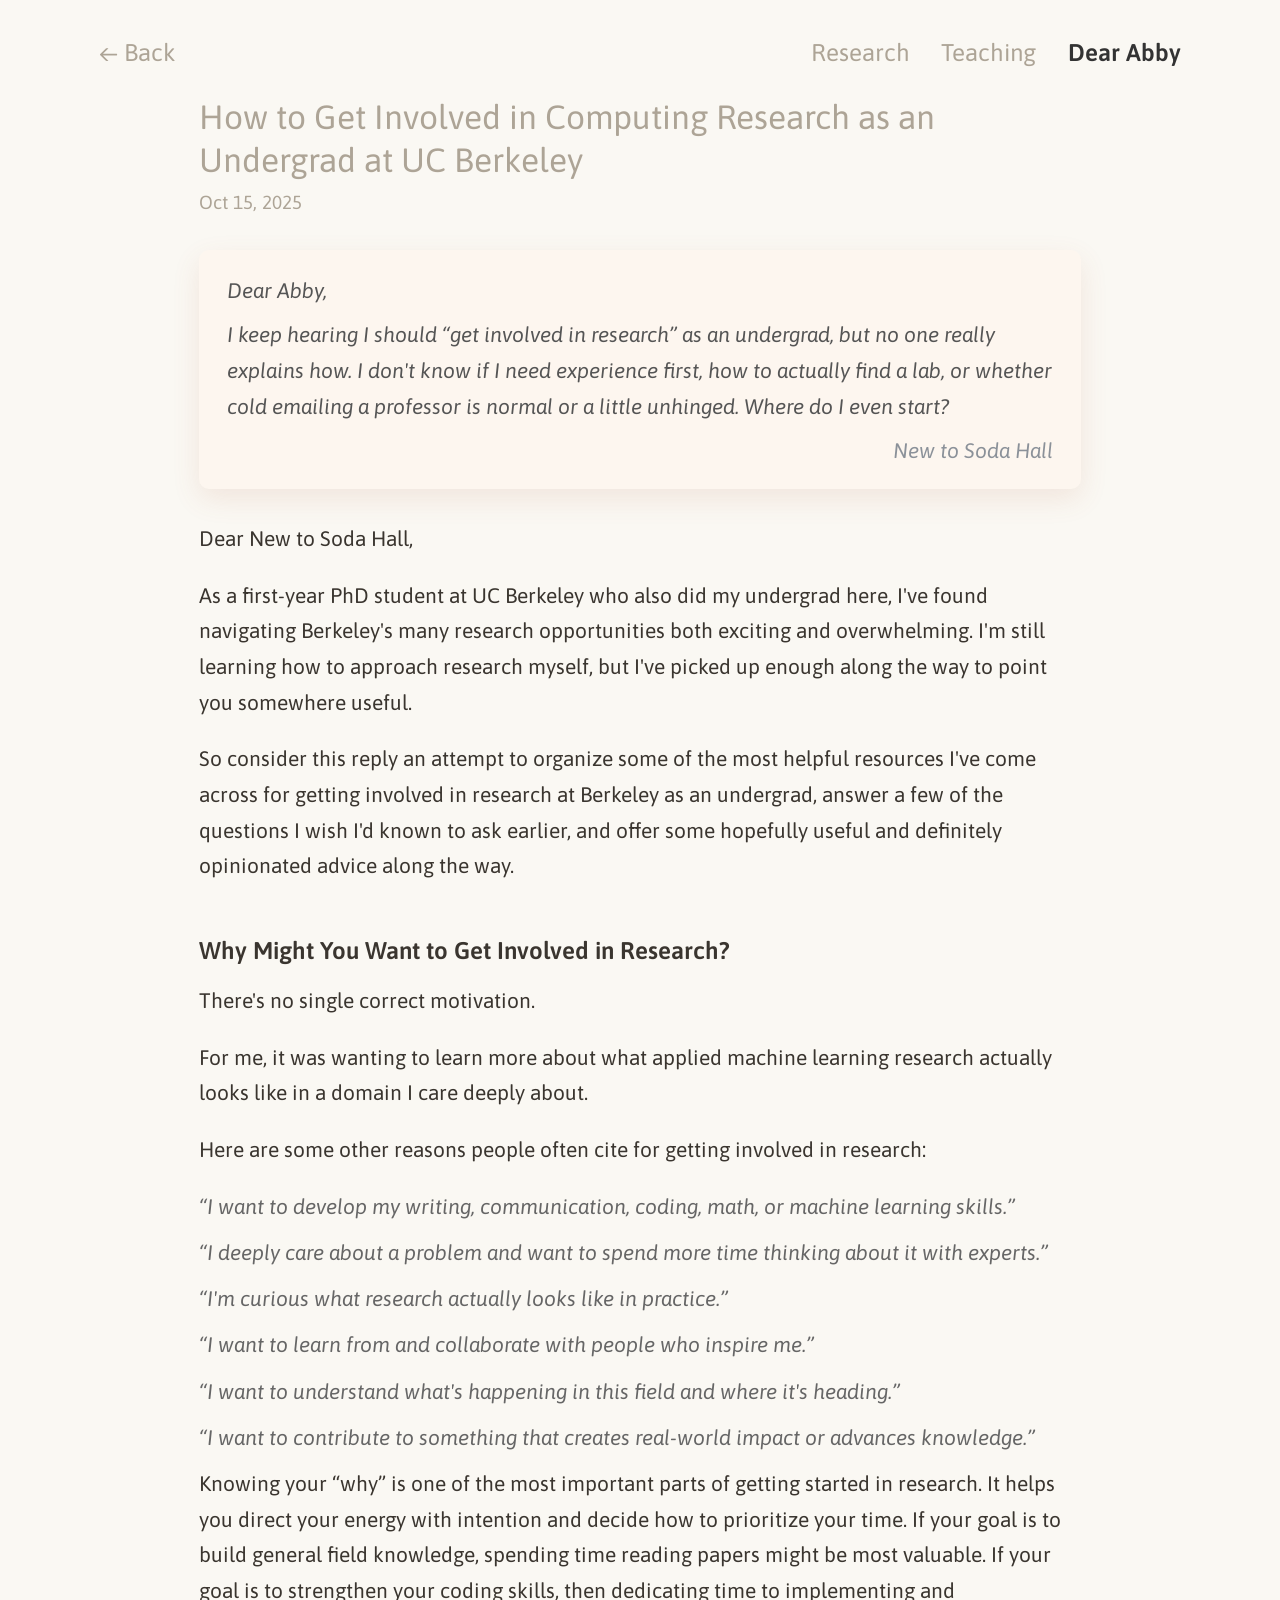
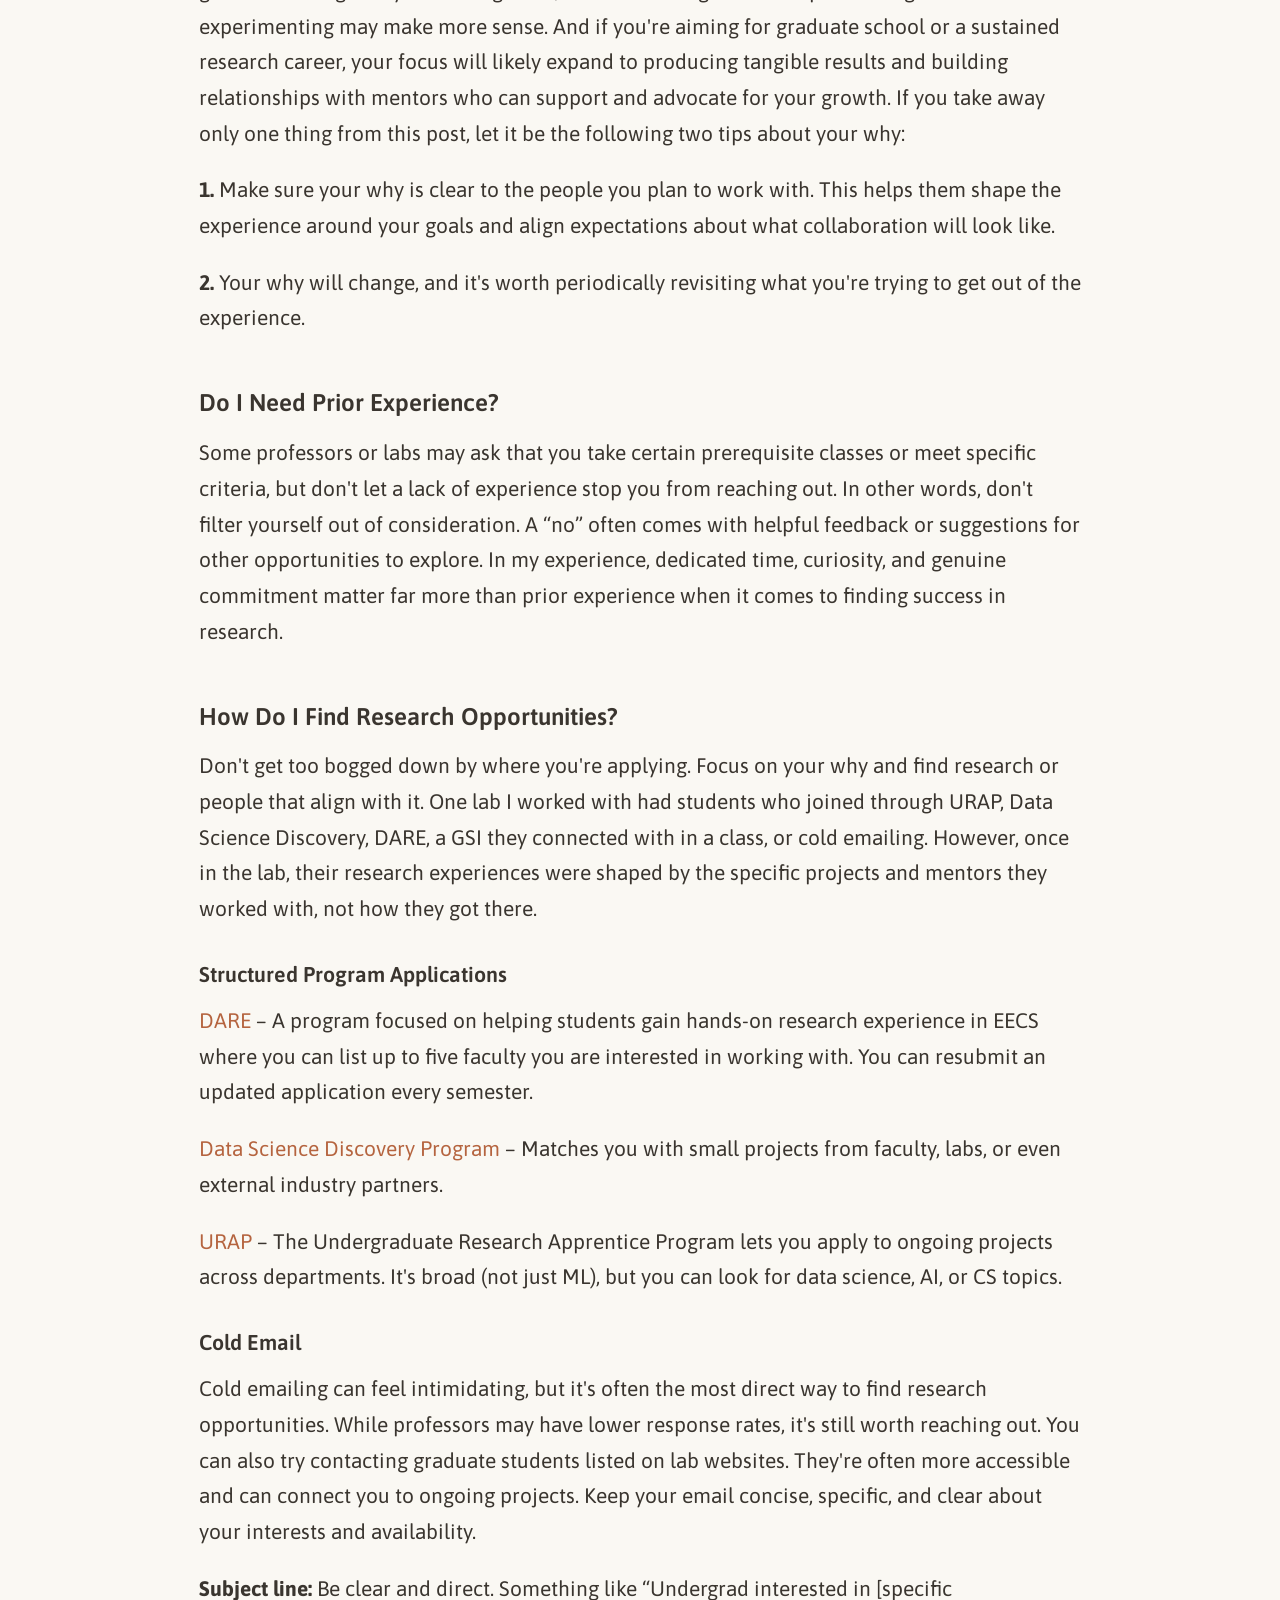
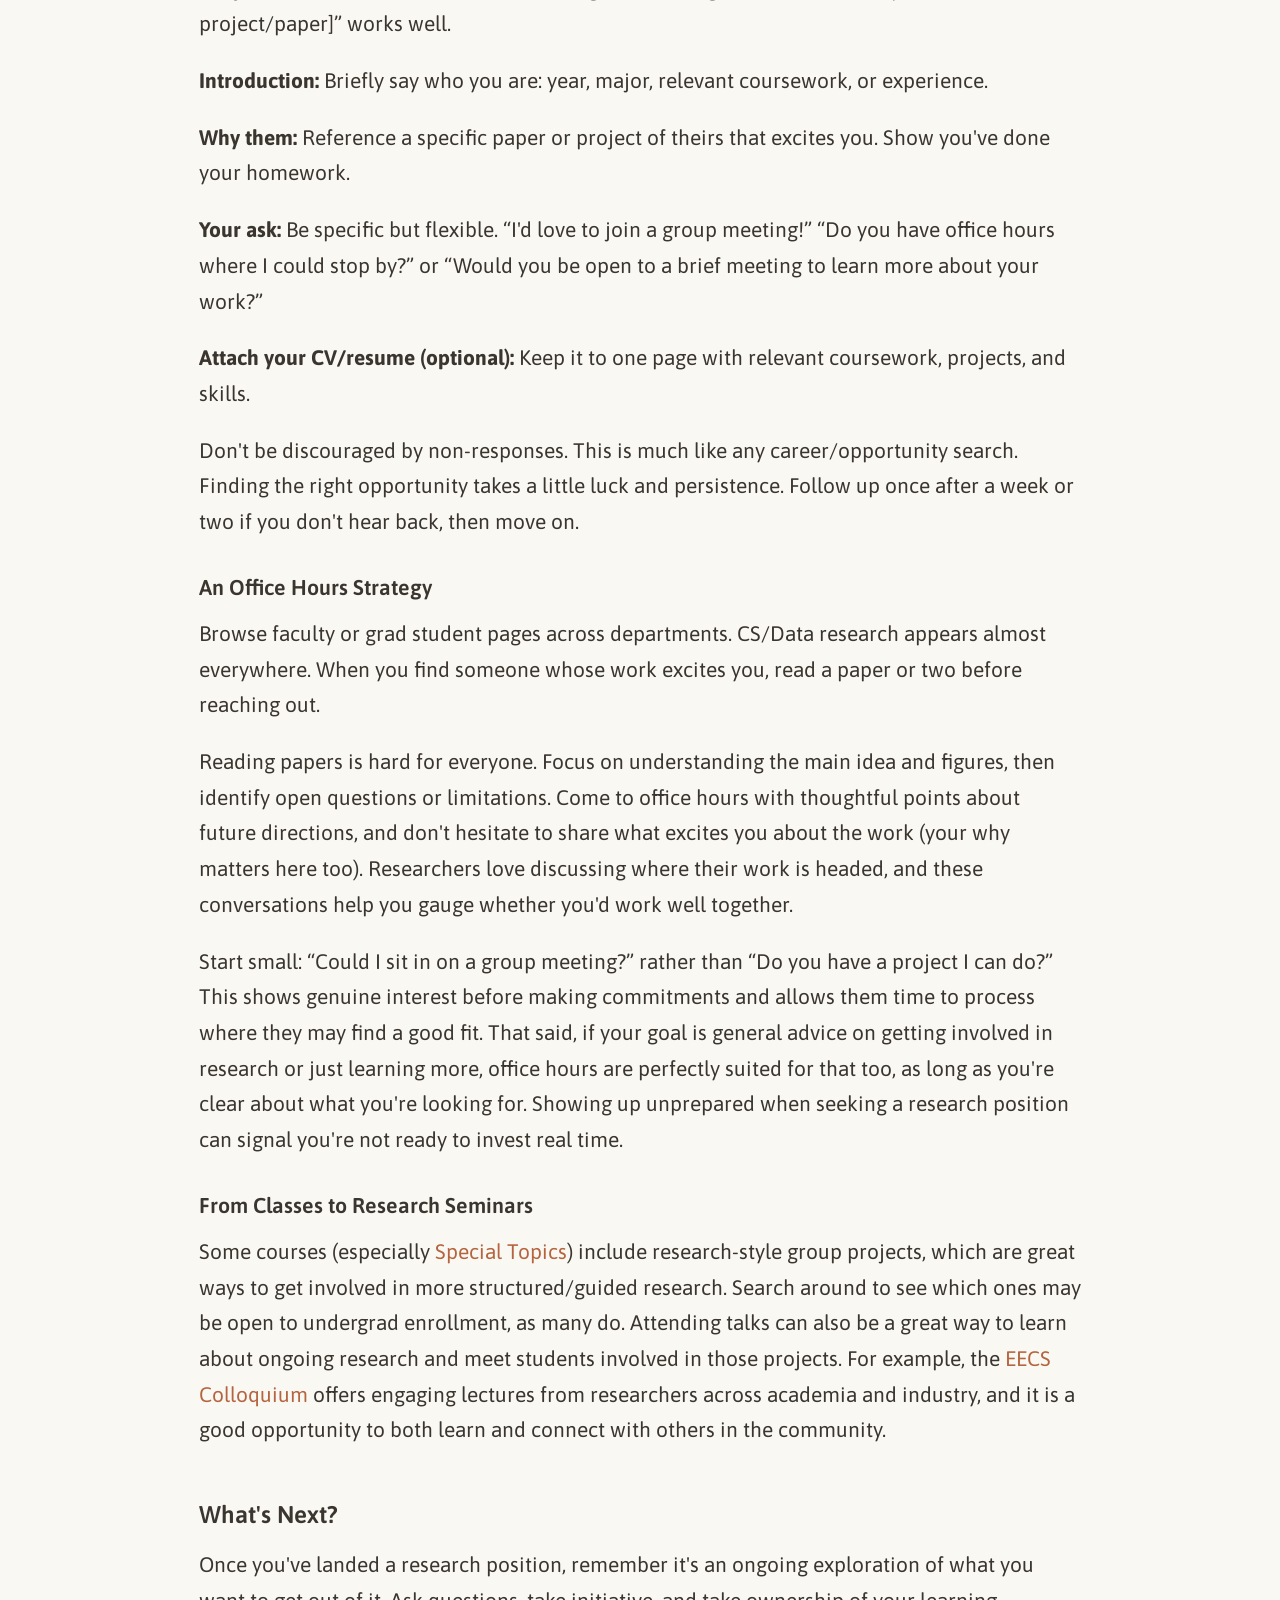
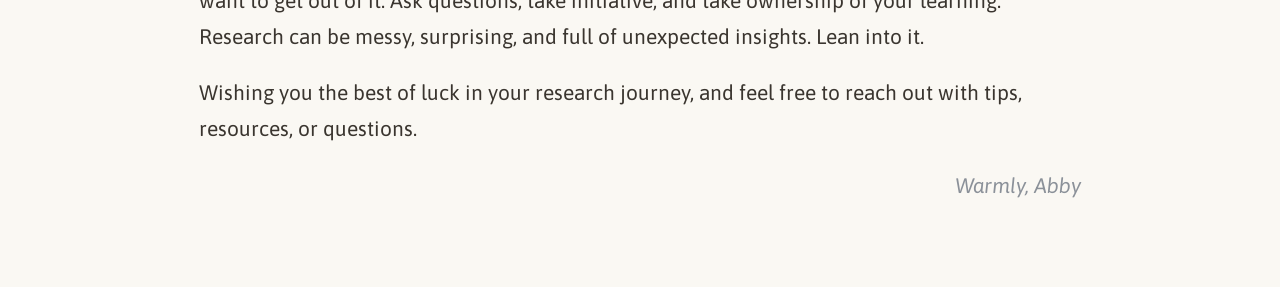
<file: posts/undergrad-research-berkeley.html>
<!DOCTYPE HTML>
<html>
  <head>
    <title>How to Get Involved in Computing Research as an Undergrad at UC Berkeley &middot; Abigail O'Neill</title>
    <meta charset="utf-8" />
    <meta name="viewport" content="width=device-width, initial-scale=1" />
    <link rel="icon" href="../new_logo2.png" type="image/png" />
    <link rel="shortcut icon" href="../new_logo2.png" type="image/png" />

    <!-- Custom Style -->
    <link rel="stylesheet" href="../style.css" />

    <!-- Google Font -->
    <link
      href="https://fonts.googleapis.com/css2?family=Asap:wght@400;500;600&display=swap"
      rel="stylesheet"
    />

    <!-- Font Awesome -->
    <link
      rel="stylesheet"
      href="https://cdnjs.cloudflare.com/ajax/libs/font-awesome/6.5.0/css/all.min.css"
    />

    <!-- Enable the staggered load reveal before first paint -->
    <script>
      document.documentElement.className += " js-reveal";
    </script>

    <style>
      html {
        scroll-behavior: smooth;
      }
    </style>
  </head>

  <body id="body" class="blog-page">
    <div id="main">
      <!-- Top navigation -->
      <header id="site-header">
        <a href="../blog.html" class="back-link">&larr; Back</a>
        <nav id="nav">
          <a href="../research.html">Research</a>
          <a href="../teaching.html">Teaching</a>
          <a href="../blog.html" class="active">Dear Abby</a>
        </nav>
      </header>

      <!-- Post -->
      <article class="post">
        <h2>How to Get Involved in Computing Research as an Undergrad at UC Berkeley</h2>
        <p class="blog-date">Oct 15, 2025</p>

        <div class="post-body">
          <div class="post-letter">
            <p>Dear Abby,</p>
            <p>
              I keep hearing I should &ldquo;get involved in research&rdquo;
              as an undergrad, but no one really explains how. I don't know
              if I need experience first, how to actually find a lab, or
              whether cold emailing a professor is normal or a little
              unhinged. Where do I even start?
            </p>
            <span class="letter-signed">New to Soda Hall</span>
          </div>

          <p>
            Dear New to Soda Hall,
          </p>
          <p>
            As a first-year PhD student at UC Berkeley who also did my
            undergrad here, I've found navigating Berkeley's many research
            opportunities both exciting and overwhelming. I'm still learning
            how to approach research myself, but I've picked up enough along
            the way to point you somewhere useful.
          </p>
          <p>
            So consider this reply an attempt to organize some of the most
            helpful resources I've come across for getting involved in
            research at Berkeley as an undergrad, answer a few of the
            questions I wish I'd known to ask earlier, and offer some
            hopefully useful and definitely opinionated advice along the way.
          </p>

          <h3>Why Might You Want to Get Involved in Research?</h3>
          <p>There's no single correct motivation.</p>
          <p>
            For me, it was wanting to learn more about what applied machine
            learning research actually looks like in a domain I care deeply
            about.
          </p>
          <p>Here are some other reasons people often cite for getting involved in research:</p>
          <div class="quote-list">
            <p>&ldquo;I want to develop my writing, communication, coding, math, or machine learning skills.&rdquo;</p>
            <p>&ldquo;I deeply care about a problem and want to spend more time thinking about it with experts.&rdquo;</p>
            <p>&ldquo;I'm curious what research actually looks like in practice.&rdquo;</p>
            <p>&ldquo;I want to learn from and collaborate with people who inspire me.&rdquo;</p>
            <p>&ldquo;I want to understand what's happening in this field and where it's heading.&rdquo;</p>
            <p>&ldquo;I want to contribute to something that creates real-world impact or advances knowledge.&rdquo;</p>
          </div>
          <p>
            Knowing your &ldquo;why&rdquo; is one of the most important parts
            of getting started in research. It helps you direct your energy
            with intention and decide how to prioritize your time. If your
            goal is to build general field knowledge, spending time reading
            papers might be most valuable. If your goal is to strengthen your
            coding skills, then dedicating time to implementing and
            experimenting may make more sense. And if you're aiming for
            graduate school or a sustained research career, your focus will
            likely expand to producing tangible results and building
            relationships with mentors who can support and advocate for your
            growth. If you take away only one thing from this post, let it be
            the following two tips about your why:
          </p>
          <p>
            <b>1.</b> Make sure your why is clear to the people you plan to
            work with. This helps them shape the experience around your
            goals and align expectations about what collaboration will look
            like.
          </p>
          <p>
            <b>2.</b> Your why will change, and it's worth periodically
            revisiting what you're trying to get out of the experience.
          </p>

          <h3>Do I Need Prior Experience?</h3>
          <p>
            Some professors or labs may ask that you take certain
            prerequisite classes or meet specific criteria, but don't let a
            lack of experience stop you from reaching out. In other words,
            don't filter yourself out of consideration. A &ldquo;no&rdquo;
            often comes with helpful feedback or suggestions for other
            opportunities to explore. In my experience, dedicated time,
            curiosity, and genuine commitment matter far more than prior
            experience when it comes to finding success in research.
          </p>

          <h3>How Do I Find Research Opportunities?</h3>
          <p>
            Don't get too bogged down by where you're applying. Focus on
            your why and find research or people that align with it. One lab
            I worked with had students who joined through URAP, Data Science
            Discovery, DARE, a GSI they connected with in a class, or cold
            emailing. However, once in the lab, their research experiences
            were shaped by the specific projects and mentors they worked
            with, not how they got there.
          </p>

          <h4>Structured Program Applications</h4>
          <p>
            <a href="https://dare.berkeley.edu/" target="_blank">DARE</a>
            &ndash; A program focused on helping students gain hands-on
            research experience in EECS where you can list up to five
            faculty you are interested in working with. You can resubmit an
            updated application every semester.
          </p>
          <p>
            <a href="https://cdss.berkeley.edu/discovery" target="_blank">Data Science Discovery Program</a>
            &ndash; Matches you with small projects from faculty, labs, or
            even external industry partners.
          </p>
          <p>
            <a href="https://research.berkeley.edu/urap/" target="_blank">URAP</a>
            &ndash; The Undergraduate Research Apprentice Program lets you
            apply to ongoing projects across departments. It's broad (not
            just ML), but you can look for data science, AI, or CS topics.
          </p>

          <h4>Cold Email</h4>
          <p>
            Cold emailing can feel intimidating, but it's often the most
            direct way to find research opportunities. While professors may
            have lower response rates, it's still worth reaching out. You can
            also try contacting graduate students listed on lab websites.
            They're often more accessible and can connect you to ongoing
            projects. Keep your email concise, specific, and clear about
            your interests and availability.
          </p>
          <p>
            <b>Subject line:</b> Be clear and direct. Something like
            &ldquo;Undergrad interested in [specific project/paper]&rdquo;
            works well.
          </p>
          <p>
            <b>Introduction:</b> Briefly say who you are: year, major,
            relevant coursework, or experience.
          </p>
          <p>
            <b>Why them:</b> Reference a specific paper or project of theirs
            that excites you. Show you've done your homework.
          </p>
          <p>
            <b>Your ask:</b> Be specific but flexible. &ldquo;I'd love to
            join a group meeting!&rdquo; &ldquo;Do you have office hours
            where I could stop by?&rdquo; or &ldquo;Would you be open to a
            brief meeting to learn more about your work?&rdquo;
          </p>
          <p>
            <b>Attach your CV/resume (optional):</b> Keep it to one page with
            relevant coursework, projects, and skills.
          </p>
          <p>
            Don't be discouraged by non-responses. This is much like any
            career/opportunity search. Finding the right opportunity takes a
            little luck and persistence. Follow up once after a week or two
            if you don't hear back, then move on.
          </p>

          <h4>An Office Hours Strategy</h4>
          <p>
            Browse faculty or grad student pages across departments. CS/Data
            research appears almost everywhere. When you find someone whose
            work excites you, read a paper or two before reaching out.
          </p>
          <p>
            Reading papers is hard for everyone. Focus on understanding the
            main idea and figures, then identify open questions or
            limitations. Come to office hours with thoughtful points about
            future directions, and don't hesitate to share what excites you
            about the work (your why matters here too). Researchers love
            discussing where their work is headed, and these conversations
            help you gauge whether you'd work well together.
          </p>
          <p>
            Start small: &ldquo;Could I sit in on a group meeting?&rdquo;
            rather than &ldquo;Do you have a project I can do?&rdquo; This
            shows genuine interest before making commitments and allows them
            time to process where they may find a good fit. That said, if
            your goal is general advice on getting involved in research or
            just learning more, office hours are perfectly suited for that
            too, as long as you're clear about what you're looking for.
            Showing up unprepared when seeking a research position can
            signal you're not ready to invest real time.
          </p>

          <h4>From Classes to Research Seminars</h4>
          <p>
            Some courses (especially
            <a href="https://www2.eecs.berkeley.edu/Courses/CS294/" target="_blank">Special Topics</a>)
            include research-style group projects, which are great ways to
            get involved in more structured/guided research. Search around
            to see which ones may be open to undergrad enrollment, as many
            do. Attending talks can also be a great way to learn about
            ongoing research and meet students involved in those projects.
            For example, the
            <a href="https://eecs.berkeley.edu/research/colloquium/" target="_blank">EECS Colloquium</a>
            offers engaging lectures from researchers across academia and
            industry, and it is a good opportunity to both learn and connect
            with others in the community.
          </p>

          <h3>What's Next?</h3>
          <p>
            Once you've landed a research position, remember it's an ongoing
            exploration of what you want to get out of it. Ask questions,
            take initiative, and take ownership of your learning. Research
            can be messy, surprising, and full of unexpected insights. Lean
            into it.
          </p>
          <p>
            Wishing you the best of luck in your research journey, and feel
            free to reach out with tips, resources, or questions.
          </p>
          <span class="letter-signed"><i>Warmly, Abby</i></span>
        </div>
      </article>

      <!-- Footer -->
      <div id="footer"></div>
    </div>

    <script src="../reveal.js"></script>
  </body>
</html>
</file>
<file: style.css>
/* CSS Reset: http://meyerweb.com/eric/tools/css/reset */

html, body, div, span, applet, object, iframe,
h1, h2, h3, h4, h5, h6, p, blockquote, pre,
a, abbr, acronym, address, big, cite, code,
del, dfn, em, img, ins, kbd, q, s, samp,
small, strike, strong, sub, sup, tt, var,
b, u, i, center,
dl, dt, dd, ol, ul, li,
fieldset, form, label, legend,
table, caption, tbody, tfoot, thead, tr, th, td,
article, aside, canvas, details, embed, 
figure, figcaption, footer, header, hgroup, 
menu, nav, output, ruby, section, summary,
time, mark, audio, video {
  margin: 0;
  padding: 0;
  border: 0;
  font-size: 100%;
  font: inherit;
  vertical-align: baseline;
}
/* HTML5 display-role reset for older browsers */
article, aside, details, figcaption, figure, 
footer, header, hgroup, menu, nav, section {
  display: block;
}
body {
  line-height: 1;
}
ol, ul {
  list-style: none;
}
blockquote, q {
  quotes: none;
}
blockquote:before, blockquote:after,
q:before, q:after {
  content: '';
  content: none;
}
table {
  border-collapse: collapse;
  border-spacing: 0;
}

/**************************************************/
/* Scale the whole site up on larger screens (everything is sized in em). */

html {
  font-size: 106.25%; /* ~17px */
}

@media (min-width: 1000px) {
  html {
    font-size: 118.75%; /* ~19px */
  }
}

@media (min-width: 1200px) {
  html {
    font-size: 131.25%; /* ~21px */
  }
}

@media (min-width: 1600px) {
  html {
    font-size: 150%; /* ~24px */
  }
}

@media (min-width: 2000px) {
  html {
    font-size: 168.75%; /* ~27px */
  }
}

/**************************************************/

html {
  background: #faf8f3;
}

#body{
  font-family: 'Asap', roboto, sans-serif;
  font-size: 1em;
  line-height: 1.5em;
  color: #3a352f;
  background: #faf8f3;
}

#main {
  max-width: 54em;
  width: 100%;
  box-sizing: border-box;
  margin: 0px auto;
  padding: 0 1.25em;
  position: relative;
  min-height: 100vh;
}

a {
  text-decoration: none;
  color: #b5643f;  /* warm terracotta accent */
}

a:hover {
  text-decoration: none;
  border-bottom: 1px solid #b5643f;
}

i {
  font-style: italic;
}

b {
  font-weight: 700;
}

h1 {
  font-size: 2.4em;
  line-height: 1.3em;
  font-weight: 500;
  margin-bottom: 0.5em;
}

/**************************************************/
/* Profile image and description. */

#intro {
  font-size: 0.87em;
  padding-top: 2.5em;
  display: flex;
  align-items: center;
  justify-content: space-between;
  gap: 2.5em;
}

/* Home page: vertically center the intro so it stays neat on any screen size */
.home #main {
  max-width: 51em;
  display: flex;
  flex-direction: column;
  justify-content: center;
}

/* Blog pages (listing + posts): keep the header full-width like Research/
   Teaching, but narrow just the article/listing column for easier reading. */
.blog-page #blog,
.blog-page .post {
  max-width: 42em;
  margin-left: auto;
  margin-right: auto;
}

/* Bold text in the intro uses the same brown as links */
#intro-text b {
  color: #b5643f;
}

#intro-text {
  flex: 1 1 28em;
  min-width: 16em;
}

#intro-text p {
  margin-bottom: 1em;
  line-height: 1.75em;
}

#intro-image {
  flex: 0 0 15em;
  max-width: 15em;
  width: 100%;
  overflow: visible;
}

#intro-image img {
  width: 100%;
  aspect-ratio: 1 / 1;
  object-fit: cover;
  display: block;
  border-radius: 1.1em;
  opacity: 0.92;
  filter: grayscale(100%);
  box-shadow: 0 14px 34px rgba(120, 96, 72, 0.14);
}

/* Name + inline social icons */
.name-row {
  display: flex;
  align-items: center;
  flex-wrap: wrap;
  gap: 0.5em 0.6em;
  margin-bottom: 0.5em;
}

.name-row h1 {
  margin-bottom: 0;
}

.social {
  display: inline-flex;
  align-items: center;
  gap: 0.45em;
  font-size: 1.15em;
}

.social a:hover {
  border-bottom: none;
  opacity: 0.8;
}

/* Small newspaper-style corner rules scattered in the whitespace (home page) */
.wave-accent {
  position: fixed;
  width: 42px;
  height: 42px;
  background-image: url("data:image/svg+xml,%3Csvg%20xmlns='http://www.w3.org/2000/svg'%20width='42'%20height='42'%20viewBox='0%200%2042%2042'%3E%3Cpath%20d='M2%2034%20L2%202%20L34%202'%20fill='none'%20stroke='%23a08f76'%20stroke-width='1.4'/%3E%3Cpath%20d='M8%2038%20L8%208%20L38%208'%20fill='none'%20stroke='%23a08f76'%20stroke-width='0.9'/%3E%3C/svg%3E");
  background-repeat: no-repeat;
  background-size: 100% 100%;
  opacity: 0.22;
  z-index: -1;
  pointer-events: none;
}

.wa-tl {
  top: 8%;
  left: 5%;
}

.wa-tr {
  top: 8%;
  right: 5%;
  transform: scaleX(-1);
}

.wa-bl {
  bottom: 8%;
  left: 5%;
  transform: scaleY(-1);
}

.wa-br {
  bottom: 8%;
  right: 5%;
  transform: scale(-1, -1);
}

@media (max-width: 850px) {
  .wave-accent {
    display: none;
  }
}

@media (max-width: 850px) {
  #main {
    /* keep breathing room on top and bottom when very condensed */
    padding: 1.5em 1em 2.5em;
  }

  h1 {
    font-size: 1.75em;
    line-height: 1.3em;
    margin-bottom: 0.25em;
  }

  h2 {
    font-size: 1.3em;
    line-height: 2em;
  }

  /* On small screens, top-align instead of vertically centering so the
     stacked image doesn't get a big empty gap above it. */
  .home #main {
    justify-content: flex-start;
  }

  #intro {
    flex-direction: column;
    padding-top: 0.25em;
    gap: 0.25em;
  }

  #intro-text {
    min-width: 0;
    /* In a column, flex-basis controls height, reset so the text box
       sizes to its content instead of reserving ~28em of height. */
    flex: 0 1 auto;
  }

  #intro-image {
    flex: 0 0 auto;
    max-width: 16em;
    margin-top: 0;
    align-self: center;
  }

  .timeline-entry {
    grid-template-columns: 55px auto;
  }
}

/**************************************************/
/* Section buttons. */

#menu {
  display: flex;
}

.menu-item {
  float: left;
  margin-right: 2em;
}

h2 {
  font-size: 1.6em;
  line-height: 2.4em;
  margin-top: 0.5em;
  color: #ada496;
}

.selected h2 {
  color: #333333;
}

.button {
  display: block;
  cursor: pointer;
  border: none;
  background: none;
  color: #ada496;
  font-size: 1.6em;
  line-height: 2.4em;
  margin-top: 0.5em;
  margin-right: 1em;
  float: left;
  padding: 0;
}

.button:hover {
  color: #333333;
}

.button:active,
.button.is-checked {
  color: #333333;
}

.button-group:after {
  content: '';
  display: block;
  clear: both;
}

/**************************************************/
/* Isotope grid list of items. */

.grid {
  padding-bottom: 6em;
}

/* clear fix */
.grid:after {
  content: '';
  display: block;
  clear: both;
}

.description {
  margin-bottom: 1em;
}

.list-item {
  width: 100%;
  line-height: 1em;
  margin-top: 1em;
}

.list-item p.date {
  display: inline-block;
  width: 3em;
  color: #ada496;
}

/**************************************************/
/* Gallery of 3 preview videos. */

.previews {
  display: grid;
  grid-template-columns: repeat(3, 1fr);
  gap: 10px;
  grid-auto-rows: minmax(100px, auto);
  height: 12.5em;
}

.previews video {
  border-radius: 5px;
}

.previews a:hover {
  border: none;
}

.preview1 {
  grid-column: 1;
  width: 100%;
}
.preview2 {
  grid-column: 2;
  width: 100%;
}
.preview3 {
  grid-column: 3;
  width: 100%;
}

/**************************************************/
/* Buttons for showing more or less highlights. */

.toggle-button {
  margin-top: 2em;
}

.toggle-button a {
  color: #ada496;
}

.toggle-button a:hover {
  color: rgb(20, 110, 190);
}

/**************************************************/
/* Publication details (thumbnail media, title, and description). */

.thumbnail {
/*  width: 21%;*/
  width: 18%;
  float: left;
  margin-right: 2%;
}

.thumbnail:hover {
  border-bottom: none;
}

.thumbnail img {
  margin-top: 0.4em;
  border-radius: 5px;
  width: 100%;
  height: 100%;
}

.thumbnail video {
  margin-top: 0.4em;
  border-radius: 5px;
  width: 100%;
  height: 100%;
}

h3 {
  font-size: 1em;
  line-height: 1.5em;
}

h3 a {
  color: #333333;
}

h3 a:hover {
  color: rgb(20, 110, 190);
}

.publication {
  margin-bottom: 0.5em;
}

.publication p {
  font-size: 1em;
  line-height: 1.5em;
  color: #ada496;
}

.project-description {
  width: 80%;
  float: left;
}

/**************************************************/
/* Subtle footer at the bottom of the page. */

#footer {
  color: #ada496;           /* light gray text */
  position: static;         /* no more absolute positioning */
  line-height: 1em;
  font-size: 0.8em;
  padding: 1em 0;
  margin-top: 3em;          /* space from content above */
  text-align: center;       /* center align for balance */
}

/* Make nav menu items like plain text links */
#menu {
  display: flex;
  gap: 1.5em;
  margin-bottom: 2em;
}

#menu a {
  color: #ada496;
  font-size: 1.6em;
  line-height: 2.4em;
}

#menu a:hover {
  color: #333333;
  border-bottom: none;
}

/**************************************************/
/* Top navigation bar (shared across pages). */

#site-header {
  display: flex;
  align-items: baseline;
  justify-content: space-between;
  flex-wrap: wrap;
  gap: 0.75em 1.5em;
  padding-top: 1.75em;
  padding-bottom: 0.5em;
}

.back-link {
  color: #ada496;
  font-size: 1.15em;
}

.back-link:hover {
  color: #333333;
  border-bottom: none;
}

/* Navigation shown below the intro text on the home page */
.intro-nav {
  justify-content: flex-start;
  gap: 1.5em;
  margin-top: 1.25em;
  margin-bottom: 0.6em;
}

.site-name {
  font-size: 1.35em;
  font-weight: 600;
  color: #333333;
  white-space: nowrap;
}

.site-name:hover {
  border-bottom: none;
}

/**************************************************/
/* "Dear Abby" newspaper-clipping button (home page nav). */

.dear-abby-clip {
  display: inline-flex;
  align-items: center;
  justify-content: center;
  padding: 0.5em 1.1em;
  border: 1px solid #ebe2d2;
  border-radius: 4px;
  background: #fdfaf3;
  box-shadow: 0 4px 14px rgba(140, 110, 80, 0.08);
  transform: rotate(-1.5deg);
  transition: transform 0.15s ease, box-shadow 0.15s ease;
  line-height: 1.15;
}

.dear-abby-clip:hover {
  transform: rotate(0deg) translateY(-1px);
  box-shadow: 0 6px 18px rgba(140, 110, 80, 0.12);
  border: 1px solid #ddccb2;
}

.clip-title {
  font-family: 'Playfair Display', Georgia, serif;
  font-weight: 700;
  font-size: 0.95em;
  color: #ada496;
}

#nav {
  display: flex;
  gap: 1.5em;
}

#nav a {
  font-size: 1.15em;
  color: #ada496;
}

#nav a:hover {
  color: #333333;
  border-bottom: none;
}

#nav a.active {
  color: #333333;
  font-weight: 600;
}

/**************************************************/
/* Research / project list entries. */

section {
  margin-top: 2.5em;
}

.list-item {
  display: flex;
  flex-wrap: wrap;
  align-items: flex-start;
  margin-bottom: 1.5em;
  line-height: 1.5em;
  width: auto;
  margin-top: 0;
}

/* Fix: collapse the baseline whitespace so a wrapped thumbnail
   doesn't get extra empty space above/below it. */
.list-item > a {
  display: inline-block;
  line-height: 0;
  border: none;
}

.list-item > a:hover {
  border: none;
}

.list-item img,
.list-item video {
  display: block;
  max-width: 200px;
  margin-right: 1em;
  border-radius: 4px;
}

.project-description {
  max-width: 48em;
  width: auto;
  float: none;
  flex: 1 1 300px;
}

.project-description h3 {
  margin: 0 0 0.3em 0;
}

.project-meta {
  color: #555;
  margin: 0;
  font-size: 0.95em;
  line-height: 1.4;
}

.project-links {
  display: flex;
  flex-wrap: wrap;
  gap: 0.6em;
  margin-top: 0.4em;
  font-size: 0.9em;
}

.project-links a {
  display: inline-flex;
  align-items: center;
  gap: 0.3em;
  color: #b5643f;
  font-size: 0.9em;
  text-decoration: none;
  border: none;
}

.project-links a:hover {
  color: #8a4a2e;
  border: none;
  border-bottom: none;
}

.project-links img {
  display: inline;
  width: 14px;
  height: 14px;
  vertical-align: middle;
  margin-right: -0.15em;
}

/**************************************************/
/* Timeline entries for the Teaching page. */

.timeline-entry {
  display: grid;
  grid-template-columns: 80px auto;
  margin-bottom: 0.5em;
}

.timeline-year {
  font-weight: bold;
  color: #777;
}

.timeline-role {
  margin: 0;
}

/**************************************************/
/* Blog list. */

.blog-list {
  margin-top: 1em;
}

.blog-post {
  display: grid;
  grid-template-columns: 5.5em auto;
  align-items: baseline;
  gap: 0.4em 1em;
  margin-bottom: 0.85em;
}

.blog-post h3 {
  font-size: 1.05em;
  margin: 0;
}

.blog-post h3 a {
  color: #b5643f;
}

.blog-post h3 a:hover {
  color: #8a4a2e;
}

.blog-date {
  color: #ada496;
  font-size: 0.9em;
  margin: 0;
}

@media (max-width: 850px) {
  .blog-post {
    grid-template-columns: 4.5em auto;
  }
}

.blog-excerpt {
  line-height: 1.6em;
  max-width: 700px;
}

/* Individual blog post */
.post > h2 {
  line-height: 1.3em;
}

.post .blog-date {
  margin-top: 0.2em;
  margin-bottom: 1.25em;
}

.post-body {
  max-width: 46em;
  line-height: 1.7em;
}

.post-body p {
  margin-bottom: 1em;
}

.post-body h3 {
  font-size: 1.15em;
  font-weight: 600;
  margin: 2em 0 0.6em;
}

.post-body h4 {
  font-size: 1.02em;
  font-weight: 600;
  color: #3a352f;
  margin: 1.4em 0 0.5em;
}

.quote-list p {
  font-style: italic;
  color: #666;
  margin-bottom: 0.5em;
}

/* Small newspaper-style footnote aside within a post */
.post-footnote {
  font-size: 0.82em;
  font-style: italic;
  color: #8b857b;
  line-height: 1.5em;
}

.post-footnote sup {
  font-style: normal;
}

/* Advice-column letter that opens the post */
.post-letter {
  background: #fdf6ef;
  border-radius: 10px;
  padding: 1.1em 1.35em 1em;
  margin: 1.5em 0;
  font-style: italic;
  color: #555;
  box-shadow: 0 10px 28px rgba(181, 100, 63, 0.12);
}

.post-letter p {
  margin-bottom: 0.4em;
}

.post-letter b {
  font-weight: 600;
  letter-spacing: 0.02em;
}

.letter-signed {
  display: block;
  text-align: right;
  color: #8b9199;
}


/* Dear-Abby teaser shown on the blog list */
.blog-teaser {
  grid-column: 2;
  max-width: 40em;
  font-style: italic;
  font-size: 0.92em;
  color: #777;
  line-height: 1.55em;
}

.blog-teaser .letter-signed {
  display: inline;
  color: #ada496;
}

/**************************************************/
/* Newspaper masthead for the Dear Abby column (blog.html). */

.masthead-kicker {
  text-align: center;
  text-transform: uppercase;
  letter-spacing: 0.16em;
  font-size: 0.68em;
  color: #b7bcc2;
  margin-bottom: 0.35em;
}

.masthead-title {
  font-family: 'Playfair Display', Georgia, serif;
  font-weight: 700;
  font-size: 2.5em;
  text-align: center;
  color: #222222;
  border-bottom: 1px solid #e6ddd0;
  padding-bottom: 0.3em;
  margin: 0 0 0.4em;
  line-height: 1.2em;
}

.masthead-tagline {
  text-align: center;
  font-style: italic;
  color: #999999;
  font-size: 0.88em;
  margin-bottom: 1.5em;
}

@media (max-width: 850px) {
  .masthead-title {
    font-size: 1.7em;
    line-height: 1.4em;
  }
}

/**************************************************/
/* Page-load reveal animation. */

.js-reveal #intro-text > *,
.js-reveal #intro-image,
.js-reveal #site-header,
.js-reveal section > h2,
.js-reveal section > p,
.js-reveal .list-item,
.js-reveal .timeline-entry,
.js-reveal .blog-post,
.js-reveal .post > *,
.js-reveal #footer {
  opacity: 0;
}

@keyframes revealTitle {
  from {
    opacity: 0;
    transform: translateY(10px);
  }
  to {
    opacity: 1;
    transform: none;
  }
}

@keyframes revealPop {
  0% {
    opacity: 0;
    transform: translateY(16px) scale(0.96);
  }
  70% {
    opacity: 1;
    transform: translateY(-3px) scale(1.01);
  }
  100% {
    opacity: 1;
    transform: none;
  }
}

.js-reveal .reveal-title {
  animation: revealTitle 0.6s ease-out both;
}

.js-reveal .reveal-pop {
  animation: revealPop 0.55s cubic-bezier(0.34, 1.56, 0.64, 1) both;
}

@media (prefers-reduced-motion: reduce) {
  .js-reveal #intro-text > *,
  .js-reveal #intro-image,
  .js-reveal #site-header,
  .js-reveal section > h2,
  .js-reveal section > p,
  .js-reveal .list-item,
  .js-reveal .timeline-entry,
  .js-reveal .blog-post,
  .js-reveal .post > *,
  .js-reveal #footer {
    opacity: 1;
  }
  .js-reveal .reveal-title,
  .js-reveal .reveal-pop {
    animation: none;
  }
}

@media (max-width: 850px) {
  #site-header {
    padding-top: 1.25em;
  }

  .timeline-entry {
    grid-template-columns: 55px auto;
  }
}
</file>
